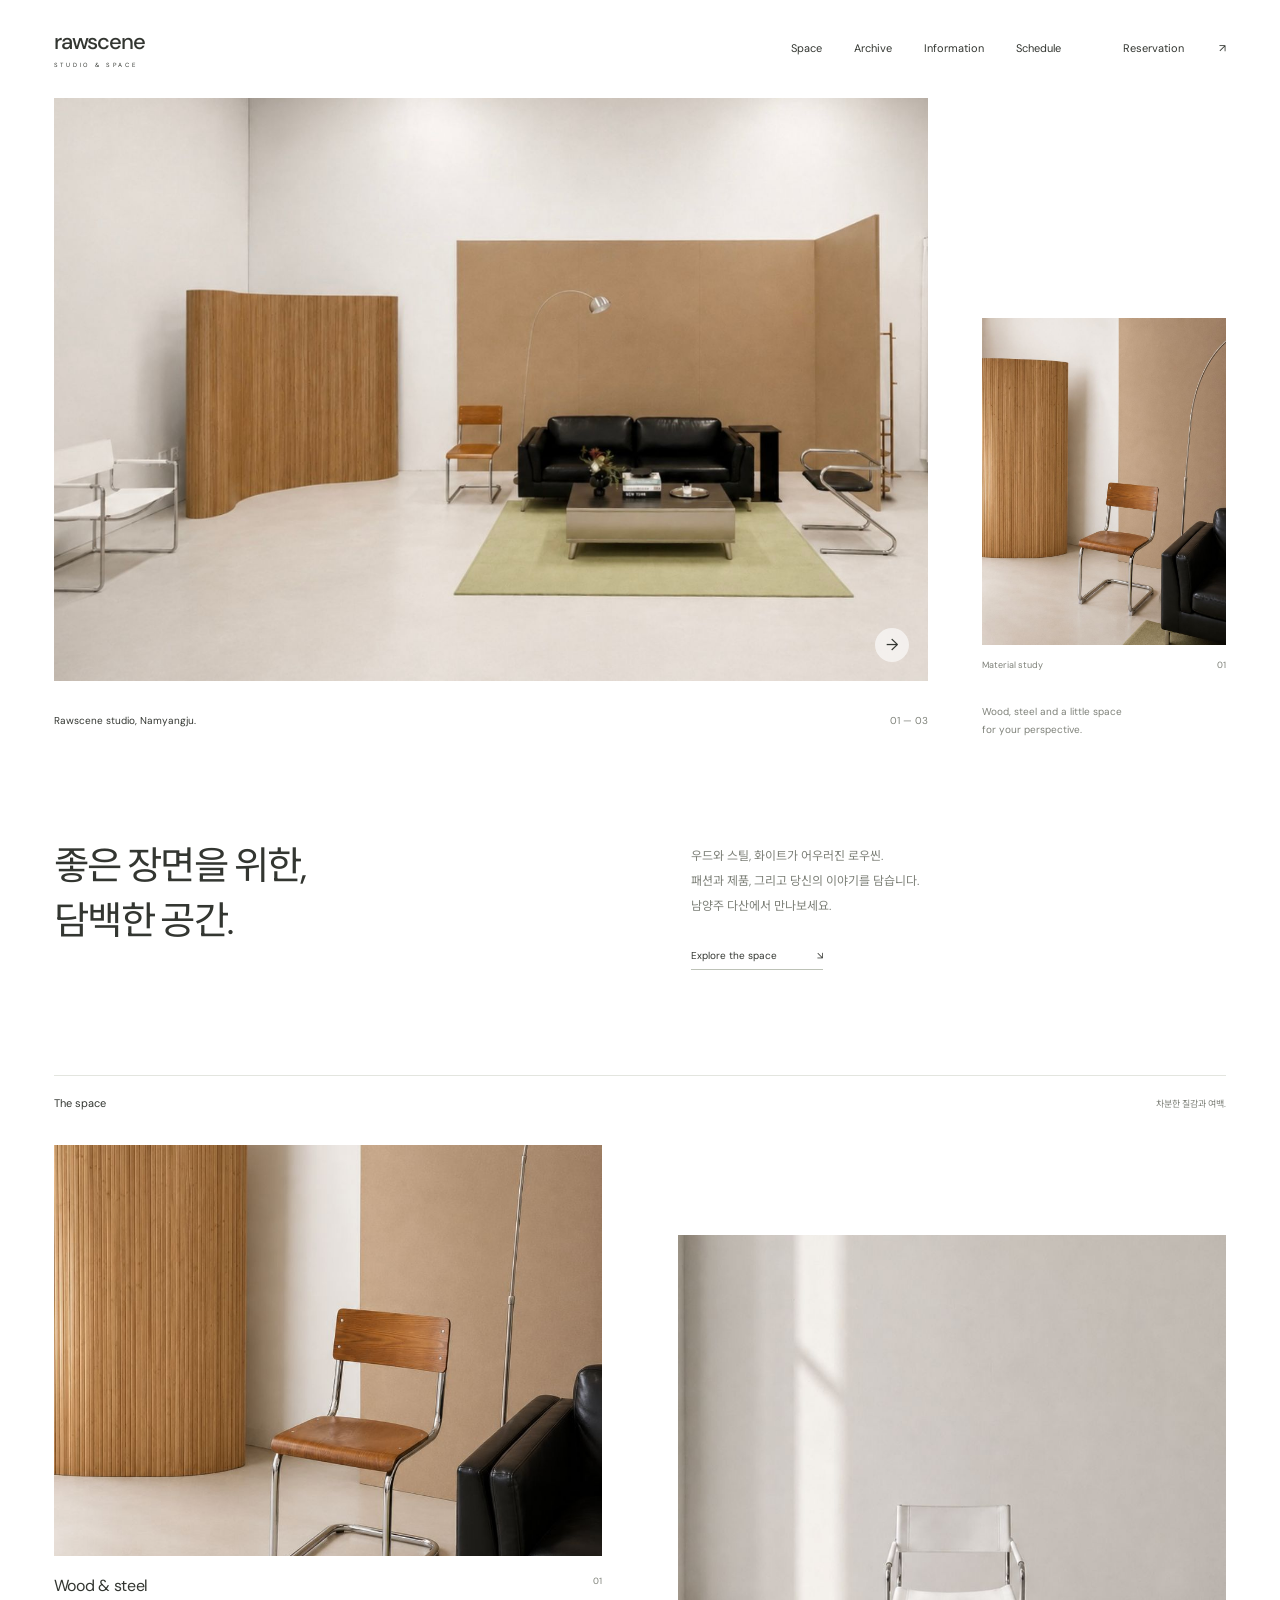
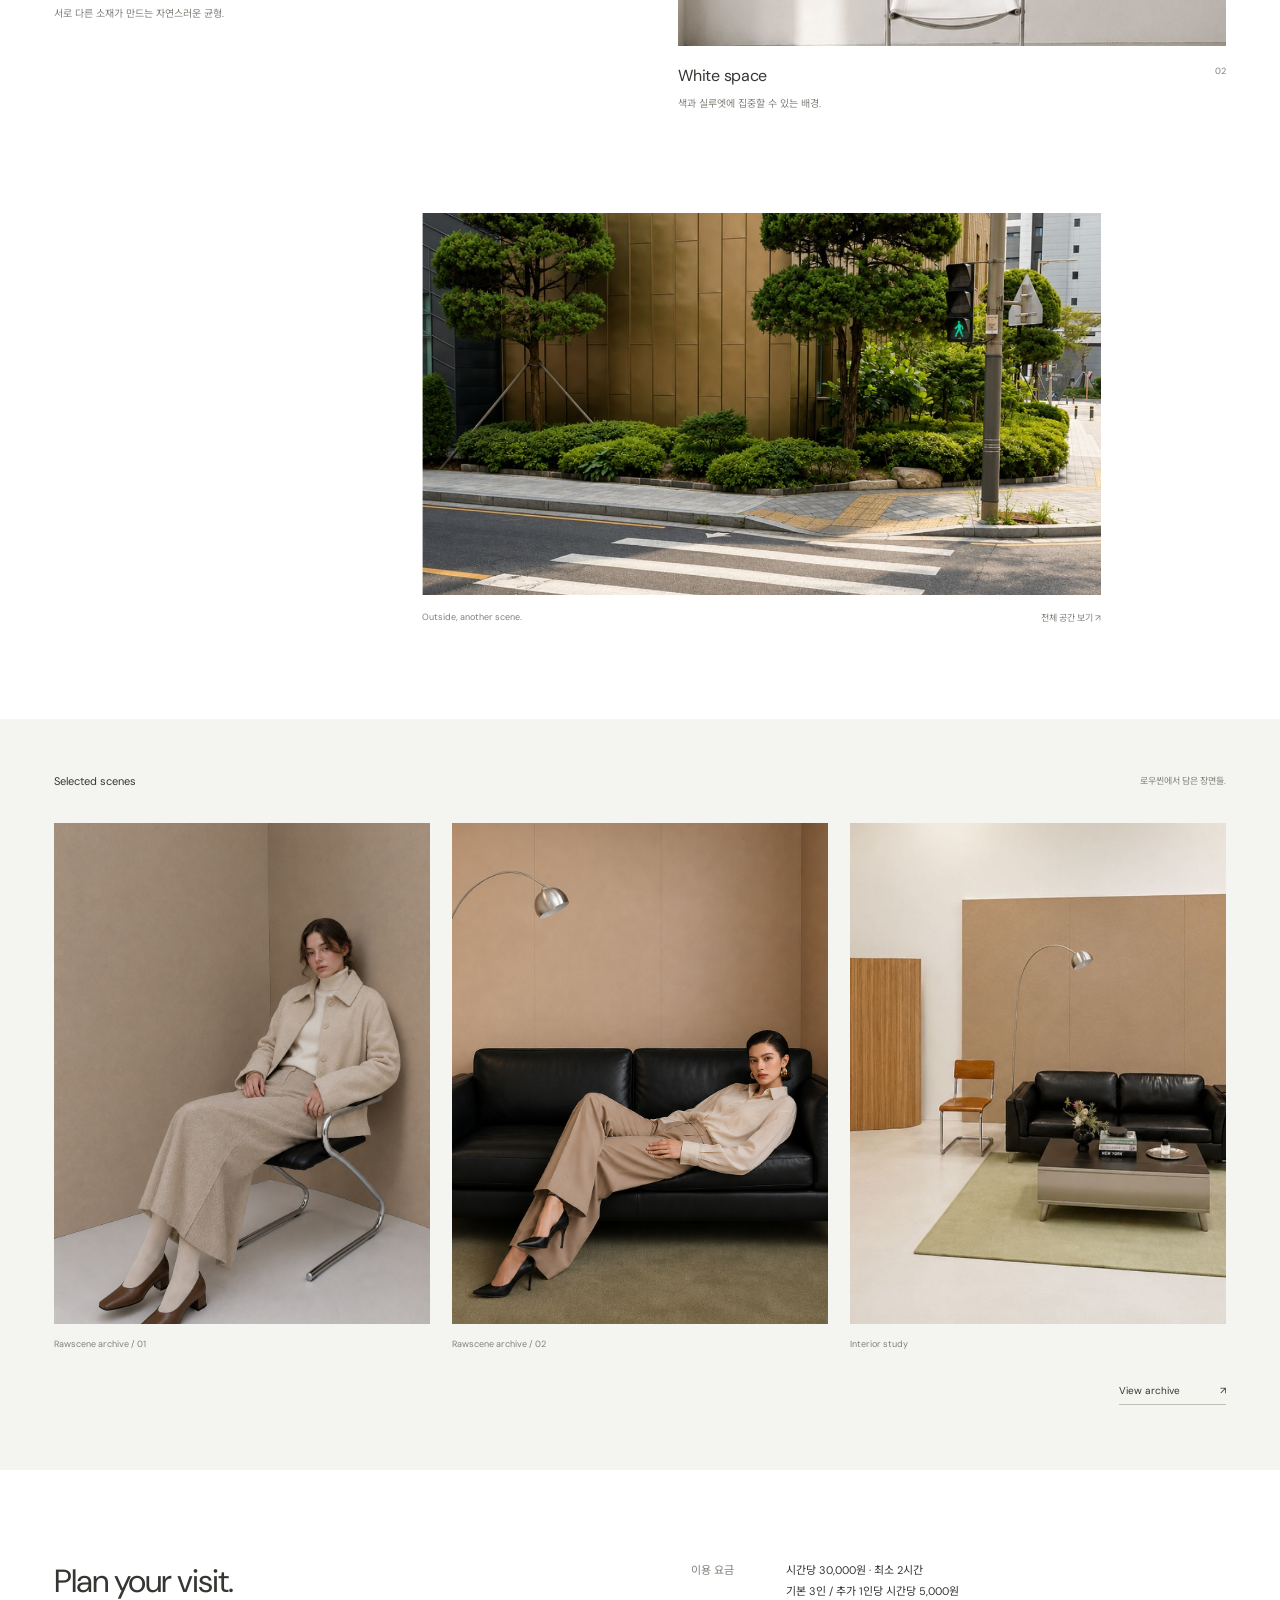
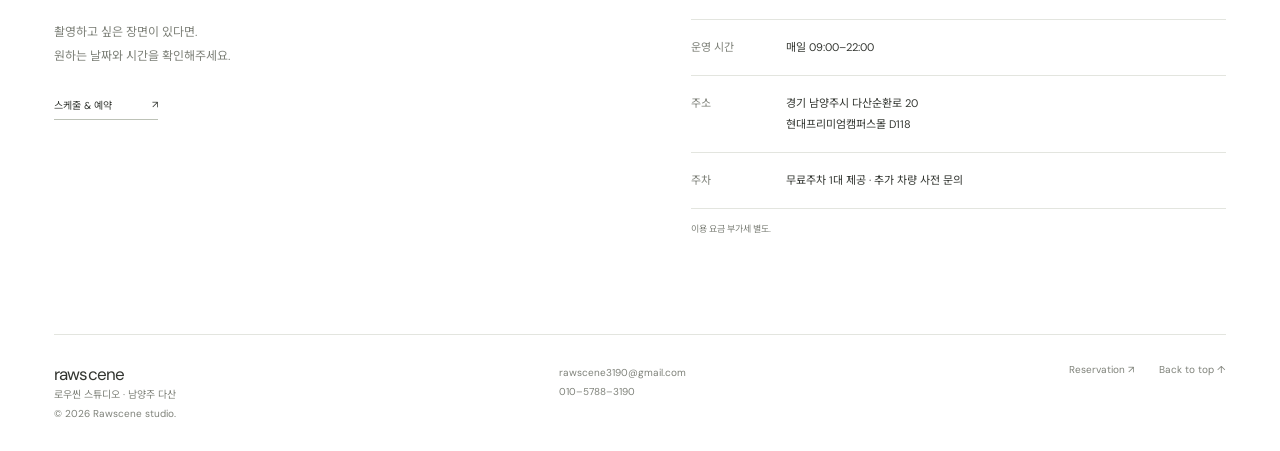
<file: index.html>
<!doctype html><html lang="ko"><head><meta charset="utf-8"><meta name="viewport" content="width=device-width,initial-scale=1"><title>로우씬 스튜디오 RAWSCENE | 남양주 다산 촬영 스튜디오</title><meta name="description" content="남양주 다산 로우씬 스튜디오. 브랜드 촬영, 크리에이터 콘텐츠, 라이브커머스를 위한 공간 안내 및 온라인 예약."><meta property="og:title" content="로우씬 스튜디오 RAWSCENE | 남양주 다산 촬영 스튜디오"><meta property="og:description" content="남양주 다산 로우씬 스튜디오. 브랜드 촬영, 크리에이터 콘텐츠, 라이브커머스를 위한 공간 안내 및 온라인 예약."><meta property="og:type" content="website"><meta property="og:url" content="https://www.rawscene.kr/"><meta property="og:image" content="https://www.rawscene.kr/images/home-hero.jpg"><link rel="canonical" href="https://www.rawscene.kr/"><link rel="stylesheet" href="rawscene-site.css?v=20261021-3"></head><body id="top"><header class="site-header"><a class="site-logo" href="index.html" aria-label="로우씬 스튜디오 홈">rawscene<span>STUDIO &amp; SPACE</span></a><div class="site-nav" id="site-nav" role="navigation" aria-label="주요 메뉴"><a href="studio.html">Space</a><a href="archive.html">Archive</a><a href="info.html">Information</a><a href="schedule.html">Schedule</a><a href="reservation.html" class="booking">Reservation <i>↗</i></a></div><button type="button" class="site-menu" aria-controls="site-nav" aria-expanded="false">Menu</button></header><main><section class="hero"><div class="hero-grid"><figure class="main-image"><img id="hero-img" src="images/home-hero.jpg" width="1920" height="1080" alt="로우씬 스튜디오 우드 파티션, 스틸 가구와 화이트 공간 전경" fetchpriority="high"><button id="next-photo" aria-label="다음 공간 사진 보기">→</button></figure><figure class="side-image"><img src="images/home-wood.jpg" width="900" height="1200" alt="로우씬 공간의 우드와 스틸 디테일"><figcaption><span>Material study</span><span>01</span></figcaption></figure></div><div class="hero-bottom"><div class="hero-caption"><span>Rawscene studio, Namyangju.</span><span id="photo-count" aria-live="polite">01 — 03</span></div><p class="side-copy">Wood, steel and a little space<br>for your perspective.</p></div></section>
<section class="intro"><h1>좋은 장면을 위한,<br>담백한 공간.</h1><div><p>우드와 스틸, 화이트가 어우러진 로우씬.<br>패션과 제품, 그리고 당신의 이야기를 담습니다.<br>남양주 다산에서 만나보세요.</p><a class="link" href="#space">Explore the space <span>↘</span></a></div></section>
<section class="section" id="space"><div class="section-top"><h2>The space</h2><span>차분한 질감과 여백.</span></div><div class="spaces"><figure class="space"><a href="images/home-wood.jpg" aria-label="우드 공간 사진 크게 보기"><img src="images/home-wood.jpg" width="900" height="1200" alt="우드 파티션과 실버 프레임 의자" loading="lazy"></a><figcaption><div><h3>Wood & steel</h3><p>서로 다른 소재가 만드는 자연스러운 균형.</p></div><span>01</span></figcaption></figure><figure class="space"><a href="images/home-white.jpg" aria-label="화이트 공간 사진 크게 보기"><img src="images/home-white.jpg" width="900" height="1200" alt="로우씬의 화이트 촬영 공간" loading="lazy"></a><figcaption><div><h3>White space</h3><p>색과 실루엣에 집중할 수 있는 배경.</p></div><span>02</span></figcaption></figure></div></section>
<section class="outdoor"><figure><img src="images/home-outdoor.jpg" width="1200" height="675" alt="로우씬 야외 공간" loading="lazy"><figcaption><span>Outside, another scene.</span><a href="studio.html">전체 공간 보기 ↗</a></figcaption></figure></section>
<section class="archive" id="archive"><div class="section-top"><h2>Selected scenes</h2><span>로우씬에서 담은 장면들.</span></div><div class="archive-grid"><figure><img src="images/home-work-01.jpg" width="1023" height="1537" alt="기존 로우씬 아카이브의 촬영 결과물 1" loading="lazy"><figcaption>Rawscene archive / 01</figcaption></figure><figure><img src="images/home-work-02.jpg" width="1023" height="1537" alt="기존 로우씬 아카이브의 촬영 결과물 2" loading="lazy"><figcaption>Rawscene archive / 02</figcaption></figure><figure><img class="space-detail" src="images/home-indoor.jpg" width="1200" height="900" alt="로우씬 실내 공간" loading="lazy"><figcaption>Interior study</figcaption></figure></div><div class="archive-bottom"><a class="link" href="archive.html">View archive <span>↗</span></a></div></section>
<section class="visit" id="visit"><div><h2>Plan your visit.</h2><p class="lead">촬영하고 싶은 장면이 있다면.<br>원하는 날짜와 시간을 확인해주세요.</p><a href="schedule.html" class="link">스케줄 & 예약 <span>↗</span></a></div><div><dl><div><dt>이용 요금</dt><dd>시간당 30,000원 · 최소 2시간<br>기본 3인 / 추가 1인당 시간당 5,000원</dd></div><div><dt>운영 시간</dt><dd>매일 09:00–22:00</dd></div><div><dt>주소</dt><dd>경기 남양주시 다산순환로 20<br>현대프리미엄캠퍼스몰 D118</dd></div><div><dt>주차</dt><dd>무료주차 1대 제공 · 추가 차량 사전 문의</dd></div></dl><p class="footnote">이용 요금 부가세 별도.</p></div></section></main><footer class="site-footer"><div><span class="footer-mark">rawscene</span><p>로우씬 스튜디오 · 남양주 다산<br>© 2026 Rawscene studio.</p></div><p><a href="mailto:rawscene3190@gmail.com">rawscene3190@gmail.com</a><br><a href="tel:01057883190">010–5788–3190</a></p><div class="footer-links"><a href="reservation.html">Reservation ↗</a><a href="#top">Back to top ↑</a></div></footer><div class="mobile-book"><span>Rawscene studio, Namyangju.</span><a href="reservation.html">예약하기<i>↗</i></a></div><script src="rawscene-site.js?v=20261021-3" defer></script></body></html>
</file>
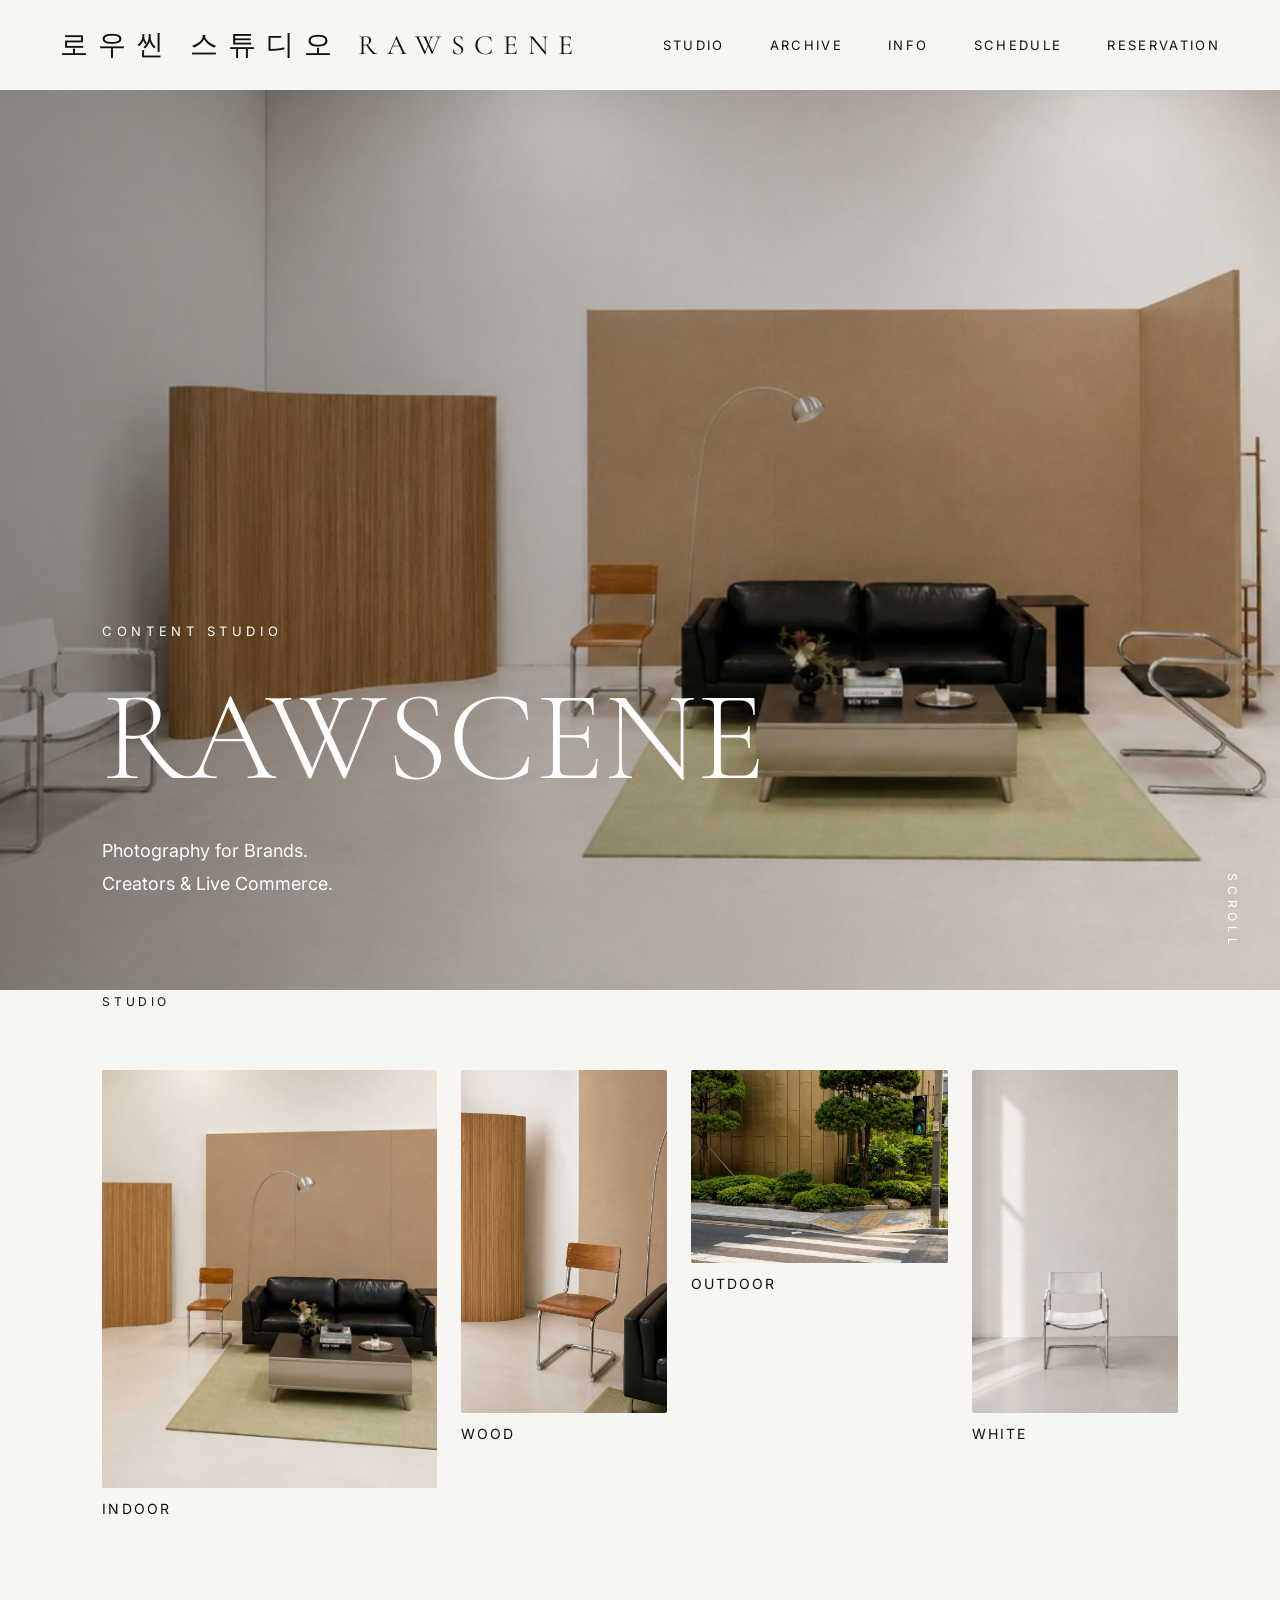
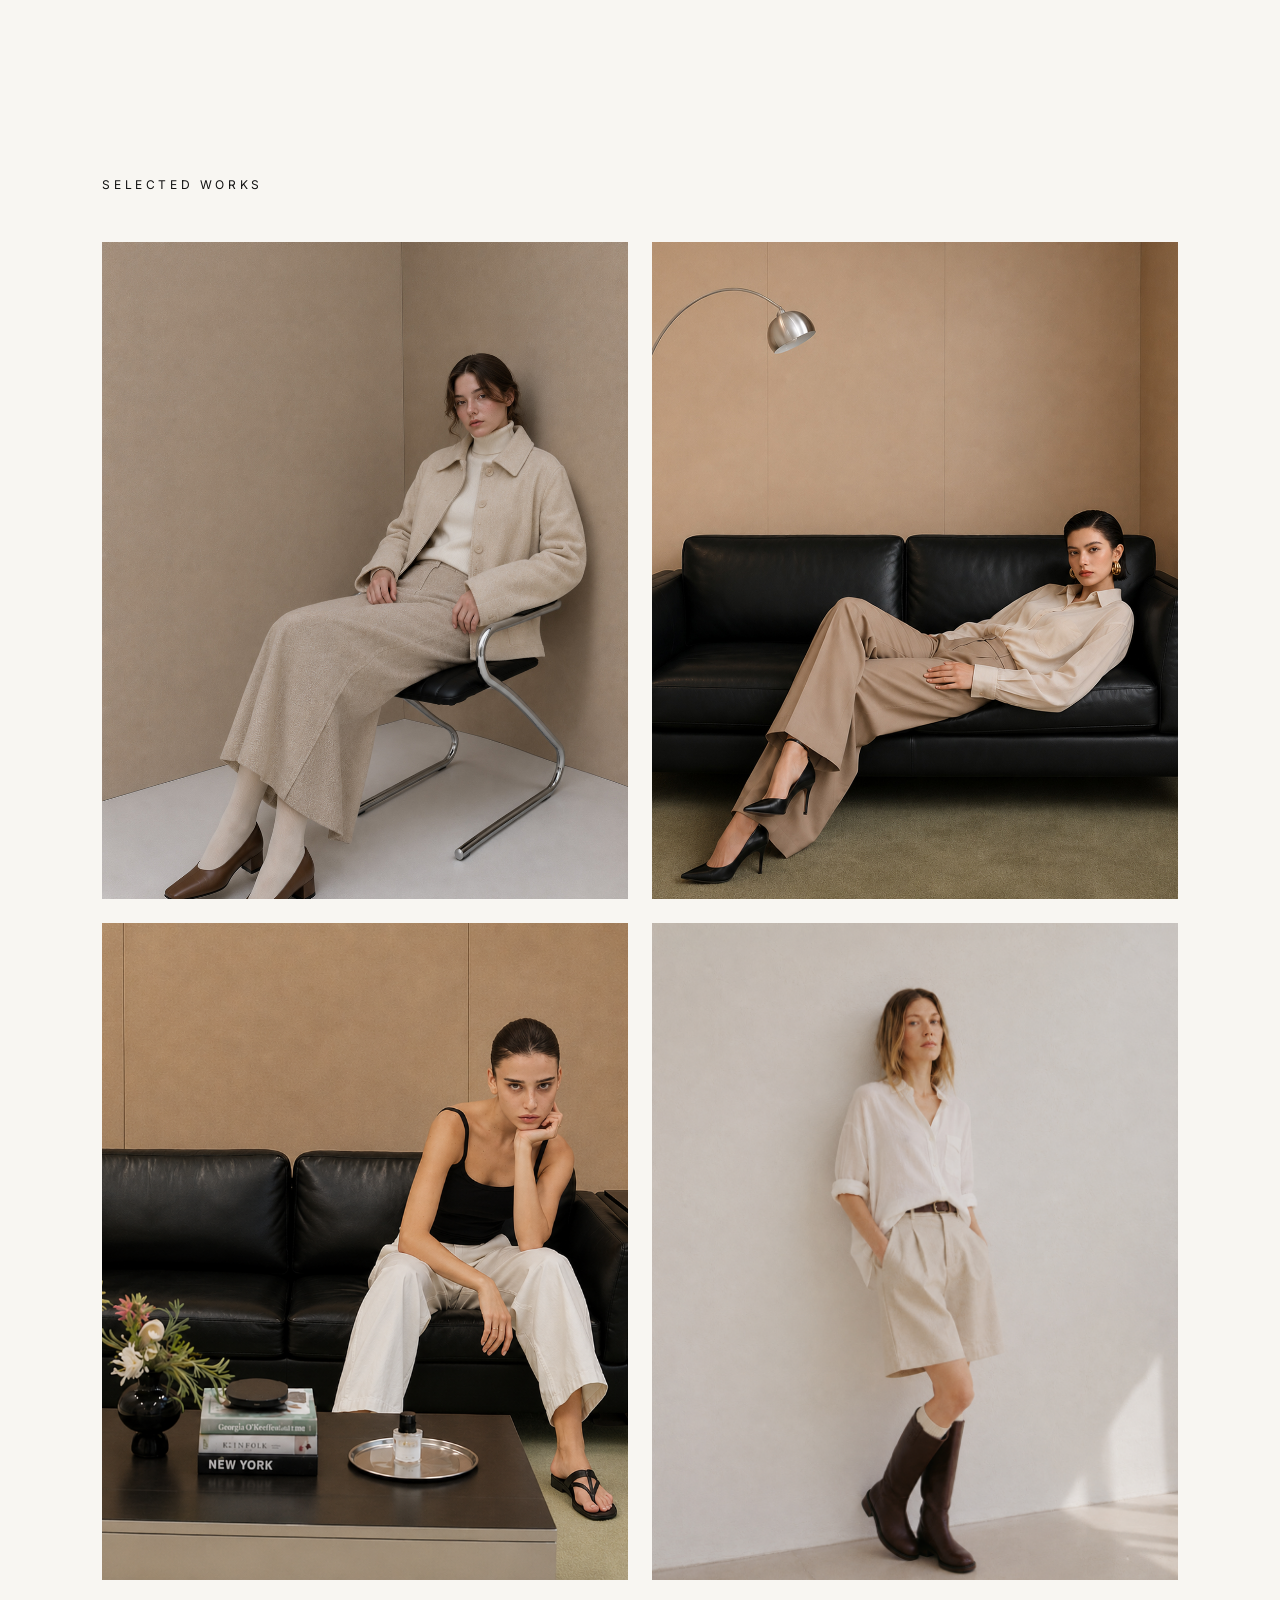
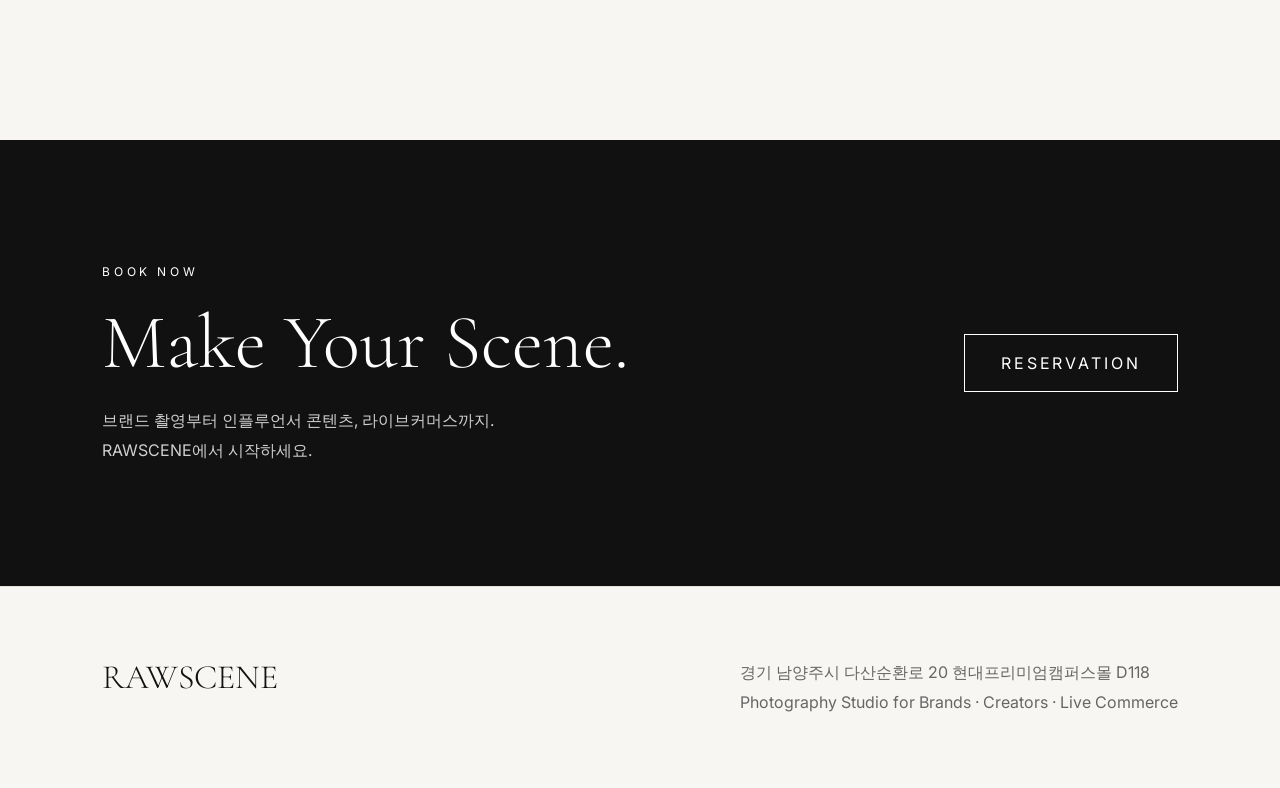
<file: rawscene-studio-main/index.html>
<!DOCTYPE html>
<html lang="ko">

<head>

<meta charset="UTF-8">

<meta name="viewport" content="width=device-width, initial-scale=1.0">

<title>로우씬 스튜디오 RAWSCENE | 남양주 다산 촬영 스튜디오</title>

<meta name="description"
content="남양주 다산 로우씬 스튜디오. 브랜드 촬영, 크리에이터 콘텐츠, 라이브커머스를 위한 공간 안내 및 온라인 예약.">

<meta property="og:title"
content="로우씬 스튜디오 RAWSCENE | 남양주 다산 촬영 스튜디오">

<meta property="og:description"
content="남양주 다산 로우씬 스튜디오. 브랜드 촬영, 크리에이터 콘텐츠, 라이브커머스를 위한 공간 안내 및 온라인 예약.">
<link rel="stylesheet" href="rawscene-editorial.css">

</head>

<body>

<header class="header">

    <a href="index.html" class="logo">

        로우씬 스튜디오 RAWSCENE

    </a>

    <nav class="nav">

        <a href="studio.html">Studio</a>

        <a href="archive.html">Archive</a>

        <a href="info.html">Info</a>

        <a href="schedule.html">Schedule</a>

        <a href="reservation.html">Reservation</a>

    </nav>

    <button class="menu-btn">

        <span></span>

    </button>

</header>

<main>

<section class="hero">

    <img
        src="images/home-hero.jpg"
        class="hero-image"
        alt="RAWSCENE">

    <div class="hero-overlay"></div>

    <div class="hero-copy">

        <span>

            CONTENT STUDIO

        </span>

        <h1>

            RAWSCENE

        </h1>

        <p>

            Photography for Brands.<br>

            Creators & Live Commerce.

        </p>

    </div>

    <div class="scroll">

        SCROLL

    </div>

</section>

<section class="space-title">

    <span>

        STUDIO

    </span>

   
</section>

<section class="space-grid">

    <figure class="large">

        <img src="images/home-indoor.jpg">

        <figcaption>

            Indoor

        </figcaption>

    </figure>

    <figure class="tall">

        <img src="images/home-wood.jpg">

        <figcaption>

            Wood

        </figcaption>

    </figure>

    <figure class="wide">

        <img src="images/home-outdoor.jpg">

        <figcaption>

            Outdoor

        </figcaption>

    </figure>

    <figure class="tall">

        <img src="images/home-white.jpg">

        <figcaption>

            White

        </figcaption>

    </figure>

</section>
<section class="works">

    <div class="works-head">

        <span>SELECTED WORKS</span>

    </div>

    <div class="works-grid">

        <figure>
            <img src="images/home-work-01.jpg" alt="Work 01">
        </figure>

        <figure>
            <img src="images/home-work-02.jpg" alt="Work 02">
        </figure>

        <figure>
            <img src="images/home-work-03.png" alt="Work 03">
        </figure>

        <figure>
            <img src="images/home-work-04.png" alt="Work 04">
        </figure>

    </div>

</section>

</section>

<section class="reservation-banner">

    <div>

        <span>BOOK NOW</span>

        <h2>

            Make Your Scene.

        </h2>

        <p>

            브랜드 촬영부터 인플루언서 콘텐츠,
            라이브커머스까지.

            RAWSCENE에서 시작하세요.

        </p>

    </div>

    <a href="reservation.html">

        Reservation

    </a>

</section>

</main>

<footer class="footer">

    <div class="footer-left">

        <h3>

            RAWSCENE

        </h3>

    </div>

    <div class="footer-right">

        <p>

            경기 남양주시 다산순환로 20
            현대프리미엄캠퍼스몰 D118

        </p>

        <p>

            Photography Studio for
            Brands · Creators · Live Commerce

        </p>

    </div>

</footer>


</body>

</html>
</file>
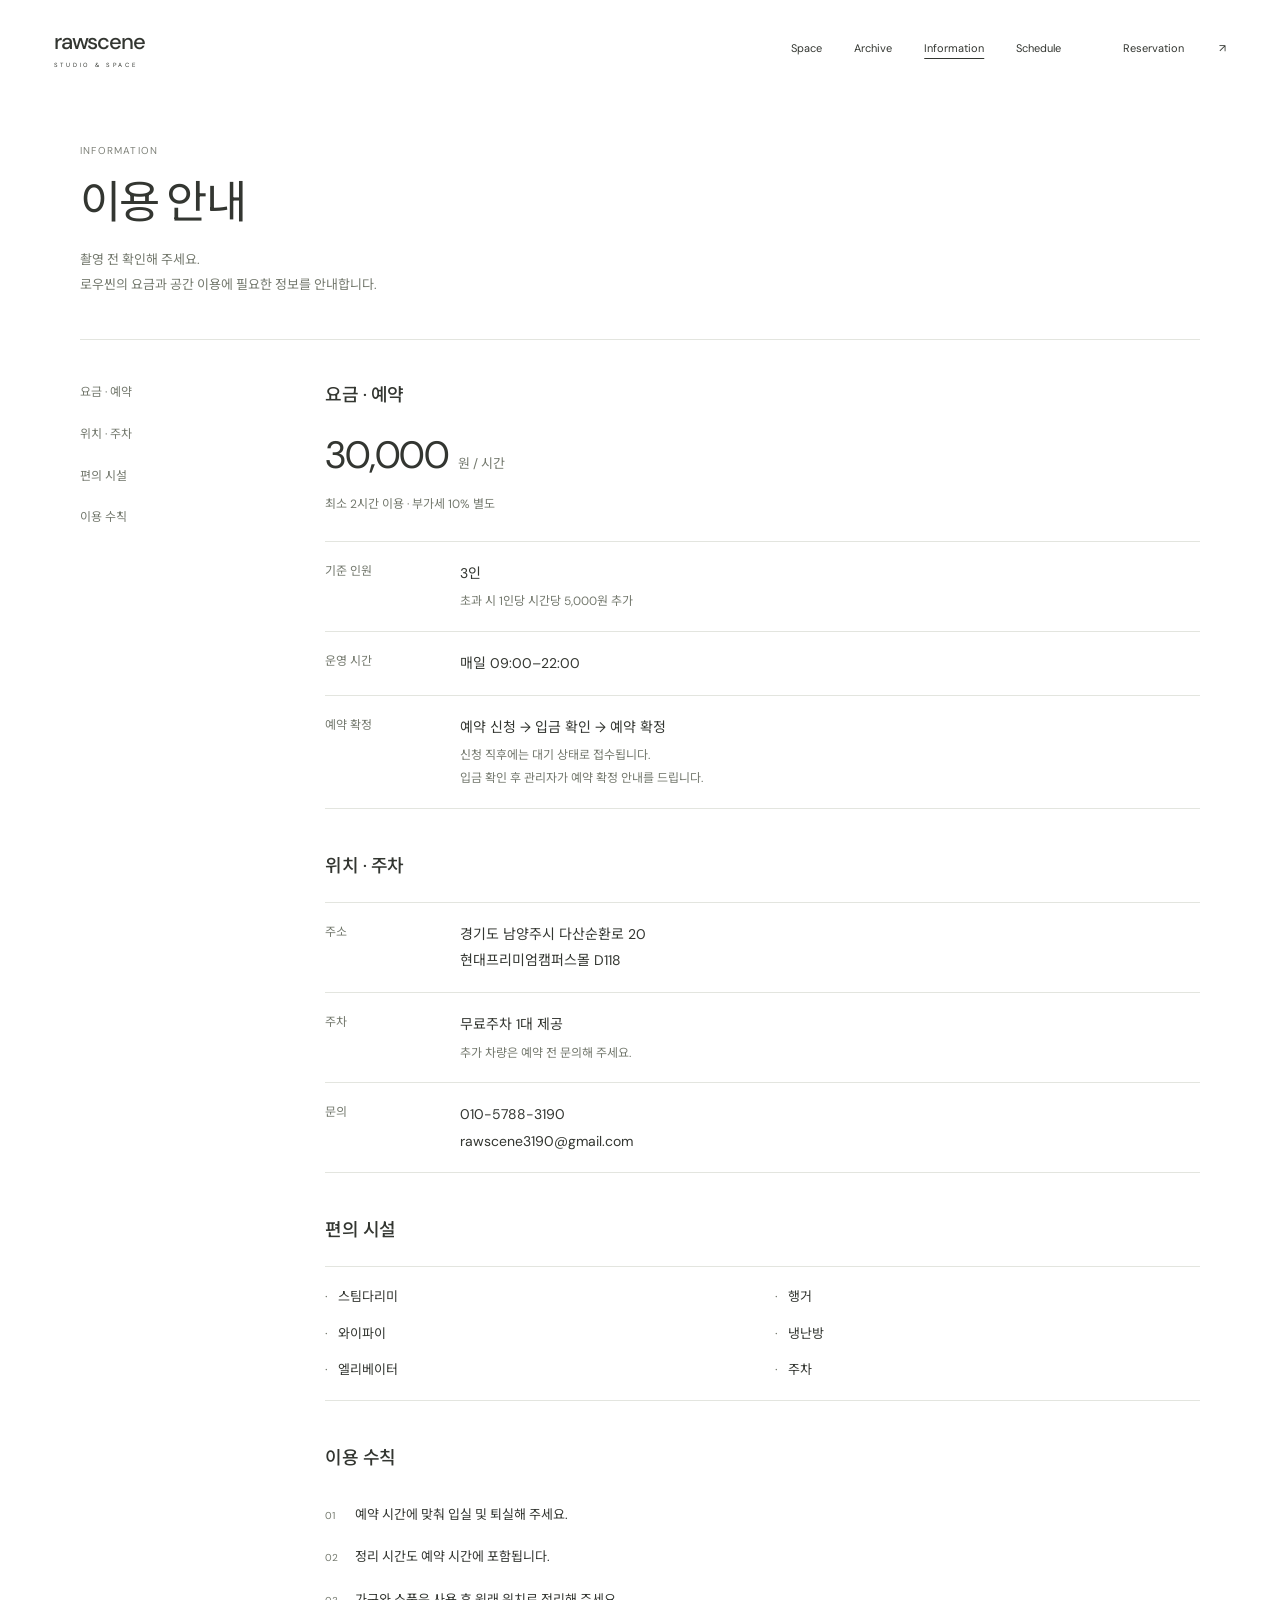
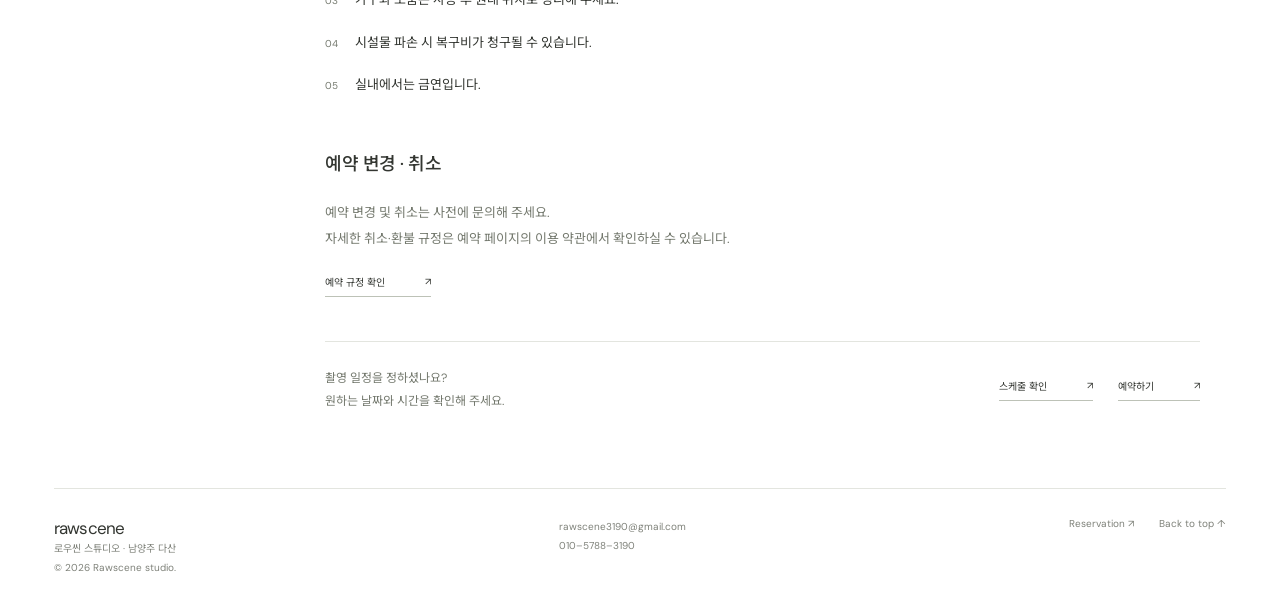
<file: info.html>
<!doctype html><html lang="ko"><head><meta charset="utf-8"><meta name="viewport" content="width=device-width,initial-scale=1"><title>이용 안내 | 로우씬 스튜디오 RAWSCENE</title><meta name="description" content="로우씬 스튜디오의 이용 요금, 운영 시간, 주차 및 촬영 공간 이용 안내를 확인하세요."><meta property="og:title" content="이용 안내 | 로우씬 스튜디오 RAWSCENE"><meta property="og:description" content="로우씬 스튜디오의 이용 요금, 운영 시간, 주차 및 촬영 공간 이용 안내를 확인하세요."><meta property="og:type" content="website"><meta property="og:url" content="https://www.rawscene.kr/info.html"><meta property="og:image" content="https://www.rawscene.kr/images/home-hero.jpg"><link rel="canonical" href="https://www.rawscene.kr/info.html"><link rel="stylesheet" href="rawscene-site.css?v=20261021-3"><style>
/* Information page: its own content layout, independent of legacy info-row styles. */
.rs-info .ri-main{width:min(1120px,calc(100% - 2 * var(--pad)));margin:0 auto;padding:46px 0 75px}
.rs-info .ri-heading{padding:0 0 42px;border-bottom:1px solid #e3e5df}
.rs-info .ri-kicker{font-size:10px;letter-spacing:1.2px;color:#7e8179;margin:0 0 18px}
.rs-info .ri-heading h1{font-size:clamp(32px,3.5vw,48px);font-weight:400;letter-spacing:-1.6px;line-height:1.25;margin:0 0 17px}
.rs-info .ri-heading p:last-child{font-size:13px;line-height:1.9;color:#74796e;margin:0;word-break:keep-all}
.rs-info .ri-layout{display:grid;grid-template-columns:180px minmax(0,1fr);gap:65px;align-items:start;padding-top:42px}
.rs-info .ri-aside{position:sticky;top:35px;display:flex;flex-direction:column;gap:20px}
.rs-info .ri-aside a{font-size:12px;color:#74796e;line-height:1.8}.rs-info .ri-aside a:hover{color:#333631}
.rs-info .ri-content{min-width:0}.rs-info .ri-section{margin:0 0 44px;scroll-margin-top:30px}
.rs-info .ri-section h2{font-size:18px;line-height:1.5;font-weight:500;letter-spacing:-.5px;margin:0 0 22px}
.rs-info .ri-price{display:flex;align-items:baseline;gap:10px;margin:0 0 12px;font-size:38px;font-weight:400;letter-spacing:-1.5px;line-height:1.3;font-variant-numeric:tabular-nums}
.rs-info .ri-price span{font-size:13px;letter-spacing:0;color:#74796e}
.rs-info .ri-price-note{font-size:12px;line-height:1.9;color:#74796e;margin:0 0 25px}
.rs-info .ri-facts{margin:0;border-top:1px solid #e3e5df}.rs-info .ri-facts>div{display:grid;grid-template-columns:115px minmax(0,1fr);gap:20px;padding:18px 0;border-bottom:1px solid #e3e5df}
.rs-info .ri-facts dt{font-size:12px;line-height:1.9;color:#74796e}.rs-info .ri-facts dd{font-size:14px;line-height:1.9;margin:0;word-break:keep-all;overflow-wrap:anywhere}
.rs-info .ri-small{display:block;color:#74796e;font-size:12px;margin-top:4px}
.rs-info .ri-items{margin:0;padding:18px 0;border-block:1px solid #e3e5df;display:grid;grid-template-columns:1fr 1fr;gap:13px 25px;list-style:none;font-size:13px;line-height:1.8}
.rs-info .ri-items li:before{content:'·';margin-right:10px;color:#74796e}
.rs-info .ri-rules{margin:0;padding:0;list-style:none}.rs-info .ri-rules li{display:grid;grid-template-columns:22px minmax(0,1fr);gap:8px;font-size:13px;line-height:1.9;padding:9px 0;word-break:keep-all}
.rs-info .ri-rules li span{font-size:10px;color:#74796e;padding-top:3px;font-variant-numeric:tabular-nums}
.rs-info .ri-policy{font-size:13px;line-height:2;color:#74796e;margin:0 0 18px;word-break:keep-all}
.rs-info .ri-contact{border-top:1px solid #e3e5df;padding-top:25px;display:flex;justify-content:space-between;gap:20px;align-items:center}
.rs-info .ri-contact p{font-size:12px;color:#74796e;line-height:1.9;margin:0}.rs-info .ri-actions{display:flex;gap:25px;flex-wrap:wrap}
@media(max-width:760px){.rs-info .ri-main{width:auto;margin:0 22px;padding:24px 0 45px}.rs-info .ri-heading{padding-bottom:28px}.rs-info .ri-heading h1{font-size:33px;letter-spacing:-1.1px}.rs-info .ri-heading p:last-child{font-size:12px;line-height:1.9}.rs-info .ri-layout{display:block;padding-top:0}.rs-info .ri-aside{position:static;flex-direction:row;gap:22px;flex-wrap:wrap;padding:20px 0 30px}.rs-info .ri-aside a{font-size:11px;min-height:30px}.rs-info .ri-section{margin-bottom:36px;scroll-margin-top:20px}.rs-info .ri-section h2{font-size:17px;margin-bottom:20px}.rs-info .ri-price{font-size:35px}.rs-info .ri-facts>div{grid-template-columns:76px minmax(0,1fr);gap:16px;padding:16px 0}.rs-info .ri-facts dt{font-size:11px}.rs-info .ri-facts dd{font-size:13px;line-height:1.95;word-break:normal;overflow-wrap:anywhere}.rs-info .ri-small{font-size:11px}.rs-info .ri-items{font-size:12px;gap:11px 15px}.rs-info .ri-rules li{font-size:12px;word-break:normal}.rs-info .ri-policy{font-size:12px;word-break:normal}.rs-info .ri-contact{display:block;padding-top:22px}.rs-info .ri-actions{margin-top:22px;gap:26px}.rs-info .ri-contact p{font-size:12px}}
@media(max-width:380px){.rs-info .ri-facts>div{grid-template-columns:minmax(0,1fr);gap:5px}.rs-info .ri-facts dd{font-size:13px;word-break:keep-all}.rs-info .ri-facts dt{font-size:10px}.rs-info .ri-aside{gap:14px}}
</style></head><body id="top" class="rs-info"><header class="site-header"><a class="site-logo" href="index.html" aria-label="로우씬 스튜디오 홈">rawscene<span>STUDIO &amp; SPACE</span></a><div class="site-nav" id="site-nav" role="navigation" aria-label="주요 메뉴"><a href="studio.html">Space</a><a href="archive.html">Archive</a><a href="info.html" aria-current="page">Information</a><a href="schedule.html">Schedule</a><a href="reservation.html" class="booking">Reservation <i>↗</i></a></div><button type="button" class="site-menu" aria-controls="site-nav" aria-expanded="false">Menu</button></header><main class="ri-main">
<section class="ri-heading"><p class="ri-kicker">INFORMATION</p><h1>이용 안내</h1><p>촬영 전 확인해 주세요.<br>로우씬의 요금과 공간 이용에 필요한 정보를 안내합니다.</p></section>
<div class="ri-layout"><aside class="ri-aside" aria-label="이용 안내 목차"><a href="#rental">요금 · 예약</a><a href="#location">위치 · 주차</a><a href="#facilities">편의 시설</a><a href="#rules">이용 수칙</a></aside>
<div class="ri-content">
<section class="ri-section" id="rental"><h2>요금 · 예약</h2><p class="ri-price">30,000<span>원 / 시간</span></p><p class="ri-price-note">최소 2시간 이용 · 부가세 10% 별도</p><dl class="ri-facts"><div><dt>기준 인원</dt><dd>3인<span class="ri-small">초과 시 1인당 시간당 5,000원 추가</span></dd></div><div><dt>운영 시간</dt><dd>매일 09:00–22:00</dd></div><div><dt>예약 확정</dt><dd>예약 신청 → 입금 확인 → 예약 확정<span class="ri-small">신청 직후에는 대기 상태로 접수됩니다.<br>입금 확인 후 관리자가 예약 확정 안내를 드립니다.</span></dd></div></dl></section>
<section class="ri-section" id="location"><h2>위치 · 주차</h2><dl class="ri-facts"><div><dt>주소</dt><dd>경기도 남양주시 다산순환로 20<br>현대프리미엄캠퍼스몰 D118</dd></div><div><dt>주차</dt><dd>무료주차 1대 제공<span class="ri-small">추가 차량은 예약 전 문의해 주세요.</span></dd></div><div><dt>문의</dt><dd><a href="tel:01057883190">010-5788-3190</a><br><a href="mailto:rawscene3190@gmail.com">rawscene3190@gmail.com</a></dd></div></dl></section>
<section class="ri-section" id="facilities"><h2>편의 시설</h2><ul class="ri-items"><li>스팀다리미</li><li>행거</li><li>와이파이</li><li>냉난방</li><li>엘리베이터</li><li>주차</li></ul></section>
<section class="ri-section" id="rules"><h2>이용 수칙</h2><ol class="ri-rules"><li><span>01</span>예약 시간에 맞춰 입실 및 퇴실해 주세요.</li><li><span>02</span>정리 시간도 예약 시간에 포함됩니다.</li><li><span>03</span>가구와 소품은 사용 후 원래 위치로 정리해 주세요.</li><li><span>04</span>시설물 파손 시 복구비가 청구될 수 있습니다.</li><li><span>05</span>실내에서는 금연입니다.</li></ol></section>
<section class="ri-section"><h2>예약 변경 · 취소</h2><p class="ri-policy">예약 변경 및 취소는 사전에 문의해 주세요.<br>자세한 취소·환불 규정은 예약 페이지의 이용 약관에서 확인하실 수 있습니다.</p><a class="link" href="reservation.html">예약 규정 확인 <span>↗</span></a></section>
<div class="ri-contact"><p>촬영 일정을 정하셨나요?<br>원하는 날짜와 시간을 확인해 주세요.</p><div class="ri-actions"><a class="link" href="schedule.html">스케줄 확인 <span>↗</span></a><a class="link" href="reservation.html">예약하기 <span>↗</span></a></div></div>
</div></div></main><footer class="site-footer"><div><span class="footer-mark">rawscene</span><p>로우씬 스튜디오 · 남양주 다산<br>© 2026 Rawscene studio.</p></div><p><a href="mailto:rawscene3190@gmail.com">rawscene3190@gmail.com</a><br><a href="tel:01057883190">010–5788–3190</a></p><div class="footer-links"><a href="reservation.html">Reservation ↗</a><a href="#top">Back to top ↑</a></div></footer><div class="mobile-book"><span>Rawscene studio, Namyangju.</span><a href="reservation.html">예약하기<i>↗</i></a></div><script src="rawscene-site.js?v=20261021-3" defer></script></body></html>
</file>
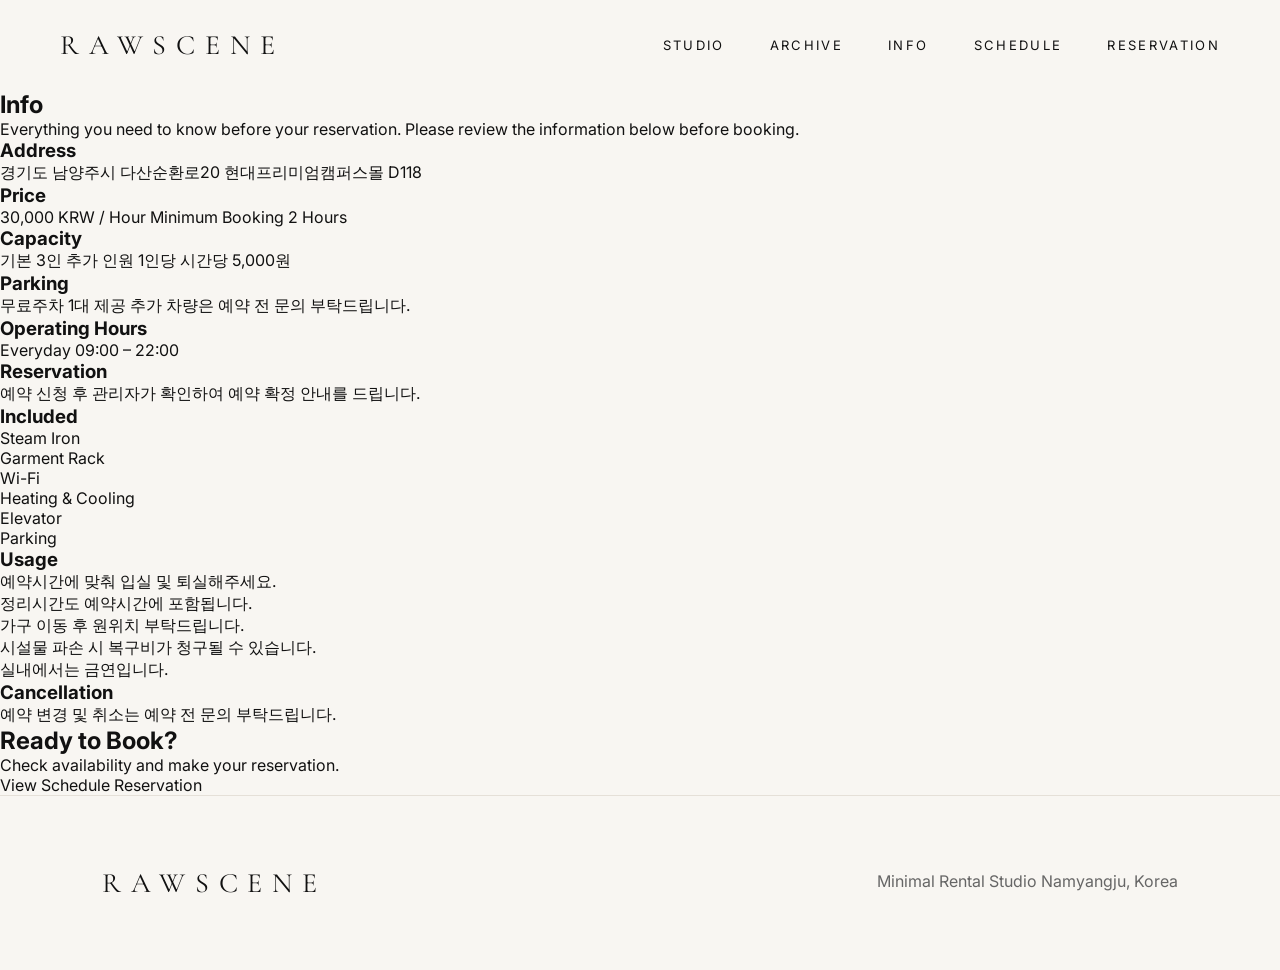
<file: rawscene-studio-main/info.html>
<!doctype html>
<html lang="ko">
<head>

<meta charset="utf-8">
<meta name="viewport" content="width=device-width,initial-scale=1">

<title>Info | RAWSCENE STUDIO</title>

<link rel="stylesheet" href="rawscene-editorial.css">

</head>

<body>

<header class="header">

<a class="logo" href="index.html">RAWSCENE</a>

<nav class="nav">
<a href="studio.html">Studio</a>
<a href="archive.html">Archive</a>
<a href="info.html">Info</a>
<a href="schedule.html">Schedule</a>
<a href="reservation.html">Reservation</a>
</nav>

<button class="menu-btn" aria-label="menu">
<span></span>
</button>

</header>

<main>

<section class="sub-hero">

<h1>Info</h1>

<p>
Everything you need to know before your reservation.
Please review the information below before booking.
</p>

</section>

<section class="info-list">

<div class="info-row fade">

<h3>Address</h3>

<p>

경기도 남양주시 다산순환로20

현대프리미엄캠퍼스몰 D118

</p>

</div>

<div class="info-row fade">

<h3>Price</h3>

<p>

30,000 KRW / Hour

Minimum Booking 2 Hours

</p>

</div>

<div class="info-row fade">

<h3>Capacity</h3>

<p>

기본 3인

추가 인원 1인당 시간당 5,000원

</p>

</div>

<div class="info-row fade">

<h3>Parking</h3>

<p>

무료주차 1대 제공

추가 차량은 예약 전 문의 부탁드립니다.

</p>

</div>

<div class="info-row fade">

<h3>Operating Hours</h3>

<p>

Everyday

09:00 – 22:00

</p>

</div>

<div class="info-row fade">

<h3>Reservation</h3>

<p>

예약 신청 후 관리자가 확인하여

예약 확정 안내를 드립니다.

</p>

</div>

<div class="info-row fade">

<h3>Included</h3>

<ul>

<li>Steam Iron</li>

<li>Garment Rack</li>

<li>Wi-Fi</li>

<li>Heating & Cooling</li>

<li>Elevator</li>

<li>Parking</li>

</ul>

</div>

<div class="info-row fade">

<h3>Usage</h3>

<ul>

<li>예약시간에 맞춰 입실 및 퇴실해주세요.</li>

<li>정리시간도 예약시간에 포함됩니다.</li>

<li>가구 이동 후 원위치 부탁드립니다.</li>

<li>시설물 파손 시 복구비가 청구될 수 있습니다.</li>

<li>실내에서는 금연입니다.</li>

</ul>

</div>

<div class="info-row fade">

<h3>Cancellation</h3>

<p>

예약 변경 및 취소는

예약 전 문의 부탁드립니다.

</p>

</div>

</section>

<section class="cta-band">

<div>

<h2>Ready to Book?</h2>

<p>

Check availability and make your reservation.

</p>

</div>

<a class="btn line" href="schedule.html">

View Schedule

</a>

<a class="btn" href="reservation.html">

Reservation

</a>

</section>

</main>

<footer class="footer">

<div class="logo">

RAWSCENE

</div>

<p>

Minimal Rental Studio

Namyangju, Korea

</p>

</footer>

<script src="rawscene-editorial.js"></script>

</body>

</html>
</file>
<file: rawscene-site.css>
@import url('https://fonts.googleapis.com/css2?family=DM+Sans:wght@400;500;600&family=Noto+Sans+KR:wght@400;500&display=swap');
:root{--ink:#333631;--muted:#7e8179;--line:#e3e5df;--paper:#fff;--pad:4.2vw}*{box-sizing:border-box}html{scroll-behavior:smooth;scroll-padding-top:95px}body{margin:0;background:var(--paper);color:var(--ink);font-family:'DM Sans','Noto Sans KR',sans-serif;-webkit-font-smoothing:antialiased}a{color:inherit;text-decoration:none}button{font:inherit;color:inherit;cursor:pointer}img{display:block;width:100%;height:auto}::selection{background:#c8cdbf}a:focus-visible,button:focus-visible{outline:2px solid #8d9582;outline-offset:5px}.site-header{height:98px;display:flex;align-items:center;justify-content:space-between;padding:0 var(--pad);background:#fffc;position:relative;z-index:10}.site-logo{font-size:22px;letter-spacing:-1.1px;font-weight:500;line-height:1}.site-logo span{font-size:6px;letter-spacing:2.7px;font-weight:400;display:block;margin-top:9px}.site-nav{display:flex;align-items:center;gap:38px;font-size:11px}.site-nav a{transition:opacity .2s}.site-nav a:hover{opacity:.5}.booking{margin-left:30px;display:flex;gap:35px}.booking i{font-style:normal}.site-menu{display:none;background:none;border:0;font-size:11px}.hero{padding:0 var(--pad)}.hero-grid{display:grid;grid-template-columns:1fr .28fr;align-items:end;gap:4.2vw}.main-image{margin:0;position:relative;overflow:hidden}.main-image img{aspect-ratio:1.5;object-fit:cover;object-position:50% 65%;transition:opacity .3s}.main-image button{position:absolute;bottom:19px;right:19px;border:0;background:#fff9;backdrop-filter:blur(10px);border-radius:50%;width:34px;height:34px;font-size:16px;display:grid;place-items:center;transition:background .2s}.main-image button:hover{background:white}.side-image{margin:0 0 10px}.side-image img{aspect-ratio:3/4;object-fit:cover}.side-image figcaption{font-size:9px;color:var(--muted);padding-top:14px;display:flex;justify-content:space-between}.hero-bottom{display:grid;grid-template-columns:1fr .28fr;gap:4.2vw;padding-top:22px}.hero-caption{display:flex;justify-content:space-between;align-items:center;font-size:10px}.hero-caption span:last-child{color:var(--muted)}.side-copy{font-size:10px;line-height:1.8;color:var(--muted);margin:0}.intro{display:grid;grid-template-columns:1fr 1fr;padding:100px var(--pad) 105px;gap:8vw;align-items:start}.intro h1{font-size:clamp(27px,3vw,44px);font-weight:400;letter-spacing:-1.6px;line-height:1.45;margin:0;word-break:keep-all}.intro p{font-size:12px;color:var(--muted);line-height:2.1;margin:5px 0 24px;max-width:385px;word-break:keep-all}.link{font-size:10px;display:inline-flex;align-items:center;gap:40px;padding-bottom:7px;border-bottom:1px solid #bdc2b7}.section{padding:0 var(--pad) 100px}.section-top{display:flex;justify-content:space-between;align-items:center;border-top:1px solid var(--line);padding:20px 0 35px}.section-top h2{font-size:11px;font-weight:400;margin:0}.section-top span{font-size:9px;color:var(--muted)}.spaces{display:grid;grid-template-columns:1fr 1fr;gap:6vw}.space{margin:0}.space:nth-child(2){padding-top:90px}.space a{display:block;overflow:hidden}.space img{aspect-ratio:4/3;object-fit:cover;transition:transform .8s}.space a:hover img{transform:scale(1.025)}.space:first-child img{object-position:center 64%}.space figcaption{display:flex;justify-content:space-between;align-items:start;margin-top:19px;gap:15px}.space h3{font-size:16px;font-weight:400;letter-spacing:-.3px;margin:0}.space p{font-size:10px;color:var(--muted);line-height:1.9;margin:8px 0 0}.space figcaption>span{font-size:9px;color:var(--muted)}.outdoor{padding:0 14vw 95px 33vw}.outdoor figure{margin:0}.outdoor img{aspect-ratio:16/9;object-fit:cover}.outdoor figcaption{display:flex;justify-content:space-between;font-size:9px;color:var(--muted);margin-top:16px}.archive{background:#f4f5f1;padding:55px var(--pad) 65px}.archive .section-top{border:0;padding-top:0}.archive-grid{display:grid;grid-template-columns:1fr 1fr 1fr;gap:22px}.archive-grid figure{margin:0}.archive-grid img{aspect-ratio:3/4;object-fit:cover}.archive-grid .space-detail{object-position:center}.archive-grid figcaption{font-size:9px;color:var(--muted);padding-top:14px}.archive-bottom{text-align:right;padding-top:28px}.visit{padding:90px var(--pad);display:grid;grid-template-columns:1fr 1fr;gap:8vw}.visit h2{font-size:32px;font-weight:400;letter-spacing:-1px;margin:0 0 18px}.visit .lead{font-size:12px;color:var(--muted);line-height:2;margin:0 0 25px}.visit dl{margin:0}.visit dl div{display:grid;grid-template-columns:95px 1fr;font-size:11px;line-height:1.9;border-bottom:1px solid var(--line);padding:17px 0}.visit dl div:first-child{padding-top:0}.visit dt{color:var(--muted)}.visit dd{margin:0}.visit .footnote{font-size:9px;color:var(--muted);margin-top:13px}.site-footer{margin:0 var(--pad);padding:28px 0;border-top:1px solid var(--line);display:flex;justify-content:space-between;align-items:start;gap:25px;font-size:9px;color:var(--muted)}.site-footer p{margin:0;line-height:1.9}.site-footer .footer-mark{font-size:16px;letter-spacing:-.8px;color:var(--ink)}.footer-links{display:flex;gap:25px}dialog{padding:32px;border:1px solid var(--line);background:white;color:var(--ink);max-width:min(90vw,430px)}dialog::backdrop{background:#252b224d;backdrop-filter:blur(6px)}dialog h2{font-size:24px;font-weight:400;margin:0 0 15px}dialog p{font-size:12px;color:var(--muted);line-height:1.9}dialog a{display:flex;justify-content:space-between;padding:17px 0;border-bottom:1px solid var(--line);font-size:12px}dialog button{background:none;border:0;padding:20px 0 0;font-size:10px}.mobile-book{display:none}
@media(min-width:1700px){body{max-width:1900px;margin:auto}}
@media(max-width:760px){:root{--pad:22px}html{scroll-padding-top:20px}.site-header{height:88px}.site-logo{font-size:21px}.site-logo span{font-size:5px;letter-spacing:2.5px}.site-menu{display:block;padding:10px 0}.site-nav{display:none;position:absolute;top:87px;left:0;right:0;padding:24px 22px;background:white;border-bottom:1px solid var(--line);gap:25px;flex-wrap:wrap}.site-nav.open{display:flex}.booking{margin-left:0}.hero-grid{display:block}.main-image img{aspect-ratio:1.12;object-position:60% center}.main-image button{bottom:13px;right:13px;width:30px;height:30px}.side-image{display:none}.hero-bottom{display:block;padding-top:16px}.hero-caption{font-size:9px}.hero-caption span:last-child{font-size:8px}.side-copy{display:none}.intro{display:block;padding:53px var(--pad) 60px}.intro h1{font-size:29px;letter-spacing:-1.1px;line-height:1.5}.intro p{font-size:11px;margin:24px 0 20px;line-height:2}.link{font-size:10px;gap:29px}.section{padding-bottom:55px}.section-top{padding:17px 0 24px}.section-top h2{font-size:10px}.section-top span{font-size:8px}.spaces{display:block}.space:nth-child(2){padding-top:35px;margin-left:17%}.space img{aspect-ratio:4/3}.space:nth-child(2) img{aspect-ratio:1}.space h3{font-size:15px}.space p{font-size:10px}.space figcaption{margin-top:15px}.outdoor{padding:0 22px 55px 22px}.outdoor img{aspect-ratio:1.6}.outdoor figcaption{font-size:8px}.archive{padding:34px var(--pad) 38px}.archive-grid{grid-template-columns:1fr 1fr;gap:13px}.archive-grid figure:last-child{display:none}.archive-grid figcaption{font-size:8px}.archive-bottom{padding-top:25px}.visit{padding:55px var(--pad);display:block}.visit h2{font-size:28px}.visit .lead{font-size:11px}.visit dl{margin-top:35px}.visit dl div{grid-template-columns:80px 1fr;font-size:10px;padding:16px 0}.site-footer{display:grid;grid-template-columns:1fr 1fr;font-size:8px;padding-bottom:92px;gap:22px}.site-footer .footer-links{grid-column:1/-1;gap:28px}.mobile-book{display:flex;position:fixed;bottom:0;left:0;right:0;background:#ffffffed;backdrop-filter:blur(12px);border-top:1px solid var(--line);padding:16px 22px calc(16px + env(safe-area-inset-bottom));justify-content:space-between;align-items:center;z-index:30}.mobile-book span{font-size:9px;color:var(--muted)}.mobile-book a{font-size:11px;padding-left:20px}.mobile-book i{font-style:normal;margin-left:30px}}
@media(prefers-reduced-motion:reduce){html{scroll-behavior:auto}*{transition:none!important}}

/* Shared production navigation, gallery and booking interfaces. */
body{background:#fff;color:var(--ink);font-family:'DM Sans','Noto Sans KR',sans-serif;overflow-wrap:break-word}
body .site-header{height:98px;display:flex;align-items:center;justify-content:space-between;padding:0 var(--pad);position:relative;background:#fff;z-index:100;border:0}
body .site-nav{display:flex;align-items:center;gap:32px;font-size:11px;line-height:1.6;padding:0;margin:0;background:none;border:0;position:static}
.site-nav a[aria-current=page]{color:#333631;text-decoration:underline;text-underline-offset:6px;text-decoration-thickness:1px}
body .site-logo{font-family:'DM Sans',sans-serif;font-size:22px;font-weight:500;letter-spacing:-1.1px;color:var(--ink);white-space:nowrap}
body .site-logo span{font-size:6px;letter-spacing:2.7px;font-weight:400;display:block;margin-top:9px}
body .site-footer{display:flex;justify-content:space-between;align-items:start;gap:25px;padding:28px 0;margin:0 var(--pad);border-top:1px solid var(--line);font-size:10px;color:var(--muted)}
body .site-footer p{margin:0;line-height:1.9}body .site-footer .footer-mark{font-size:17px;letter-spacing:-.8px;color:var(--ink);font-family:inherit}.site-footer .footer-links{font-size:10px}
main{margin:0}.page-heading{padding:50px var(--pad) 65px}.eyebrow{font-size:10px;letter-spacing:1px;color:var(--muted)}.page-heading h1{font-weight:400;font-size:clamp(36px,4vw,58px);letter-spacing:-1.8px;line-height:1.2;margin:20px 0}.page-heading p{font-size:13px;color:var(--muted);line-height:2;margin:0;word-break:keep-all}
.page-cta{margin:0 var(--pad);padding:40px 0 65px;border-top:1px solid var(--line);display:flex;justify-content:space-between;align-items:center;gap:25px}.page-cta p{font-size:13px;color:var(--muted);margin:0;line-height:1.9}.page-cta>div{display:flex;gap:32px}
.studio-gallery{display:grid;grid-template-columns:minmax(0,1fr) minmax(0,1fr);align-items:start;gap:38px 4vw;padding:0 var(--pad) 70px}.gallery-item{margin:0;min-width:0}.gallery-item-wide{grid-column:1/-1}.gallery-button{display:block;width:100%;padding:0;border:0;background:#f4f4f1;cursor:zoom-in;overflow:hidden}.gallery-button img{width:100%;height:auto;transition:transform .6s}.gallery-button:hover img{transform:scale(1.015)}
.gallery-lightbox{position:fixed;inset:0;display:flex;align-items:center;justify-content:center;background:#fafbf7f5;backdrop-filter:blur(12px);padding:65px 90px;opacity:0;visibility:hidden;pointer-events:none;z-index:1000}.gallery-lightbox.is-open{opacity:1;visibility:visible;pointer-events:auto}.lightbox-open{overflow:hidden}.lightbox-image-wrap{display:flex;width:100%;height:100%;align-items:center;justify-content:center}.lightbox-image{max-width:100%;max-height:100%;width:auto;height:auto;object-fit:contain}.lightbox-close,.lightbox-arrow{position:absolute;background:none;border:0;color:#333631;cursor:pointer;font-weight:400}.lightbox-close{top:18px;right:24px;width:44px;height:44px;font-size:30px}.lightbox-arrow{top:calc(50% - 25px);height:50px;width:50px;font-size:35px}.lightbox-prev{left:15px}.lightbox-next{right:15px}.lightbox-counter{position:absolute;bottom:22px;left:0;right:0;text-align:center;font-size:11px;color:var(--muted)}
.archive-page-grid{display:grid;grid-template-columns:minmax(0,1fr) minmax(0,1fr);gap:45px 4vw;padding:0 var(--pad) 75px;align-items:start}.archive-entry{margin:0}.archive-entry:nth-child(2){margin-top:85px}.archive-entry figcaption{display:flex;justify-content:space-between;padding-top:16px;font-size:10px;color:var(--muted)}.archive-entry img{width:100%;height:auto}
.info-list{margin:0 12vw 70px 27vw}.info-row{display:grid;grid-template-columns:160px minmax(0,1fr);padding:26px 0;border-bottom:1px solid var(--line);gap:25px}.info-row h3{font-size:12px;font-weight:400;color:var(--muted);margin:0}.info-row p,.info-row ul{font-size:13px;line-height:2;word-break:keep-all;margin:0;list-style:none;padding:0}.info-row li+li{margin-top:5px}
:root{--black:#333631;--white:#fff;--gray:#7e8179;--light:#f5f6f2;--border:#e3e5df;--green:#78816e;--accent:#947d62}
.rs-schedule .main-wrap{max-width:1400px;padding:0 var(--pad) 70px;margin:auto}.rs-schedule .schedule-top h2{font:400 23px 'DM Sans','Noto Sans KR',sans-serif;letter-spacing:-.6px}.rs-schedule .schedule-top{margin-bottom:25px}.rs-schedule .counter-num{font:400 30px 'DM Sans',sans-serif}.rs-schedule .counter-label,.rs-schedule .label{font-size:10px;letter-spacing:.03em}.rs-schedule .schedule-cta{border-block:1px solid var(--line);background:#f5f6f2;color:var(--ink);padding:25px 28px;gap:25px}.rs-schedule .schedule-cta-copy h2{font:400 18px 'DM Sans','Noto Sans KR',sans-serif;margin:0 0 8px;letter-spacing:-.4px;word-break:keep-all}.rs-schedule .schedule-cta-copy p{font-size:12px;color:var(--muted);word-break:keep-all}.rs-schedule .schedule-cta-button{color:var(--ink);border:1px solid #c9cdc3;padding:13px 24px;min-width:150px;font-size:11px;letter-spacing:0}.rs-schedule .schedule-cta-button:hover{background:#e8ebe3}.rs-schedule .notice-bar{background:white;border:0;border-bottom:1px solid var(--line);padding:0 0 20px;font-size:12px;line-height:1.9;flex-wrap:wrap}.rs-schedule .live-info{font-size:10px;letter-spacing:0}.rs-schedule .calendar-box{border:1px solid var(--line)}.rs-schedule .calendar-header{padding:20px}.rs-schedule .month-title{font:400 25px 'DM Sans',sans-serif;letter-spacing:-.5px}.rs-schedule .calendar-grid{grid-template-columns:repeat(7,minmax(0,1fr))}.rs-schedule .calendar-cell{min-width:0;min-height:125px;padding:12px 8px}.rs-schedule .date-number{font:400 17px 'DM Sans',sans-serif}.rs-schedule .booking-time,.rs-schedule .booking-user{white-space:normal;overflow-wrap:anywhere}.rs-schedule .booking-chip{font-size:11px;border:1px solid #dde1d5;background:#f0f2eb;color:#333631;padding:7px 6px;letter-spacing:0}.rs-schedule .booking-user{color:#6b7363}.rs-schedule .calendar-cell.booked{background:#fafbf8}.rs-schedule .guide-box{background:white;border:0;padding:18px 0;color:var(--muted);font-size:12px}.schedule-details{display:none}
.rs-reservation .notice-banner{background:#f7f8f4;padding:18px var(--pad);border:0;gap:15px 32px}.rs-reservation .notice-item{font-size:12px;letter-spacing:0;line-height:1.9}.rs-reservation .page-heading{padding-bottom:45px}.rs-reservation .main{margin:0 var(--pad) 60px;display:grid;grid-template-columns:minmax(0,1fr) minmax(0,1fr);gap:6vw}.rs-reservation .cal-panel,.rs-reservation .form-panel{padding:0;border:0;min-width:0}.rs-reservation .panel-label{font-size:10px;letter-spacing:.05em}.rs-reservation .panel-title{font-size:23px;font-weight:400;margin:10px 0 28px;letter-spacing:-.7px}.rs-reservation .cal-month{font-size:16px;letter-spacing:0}.rs-reservation .cal-nav{margin-bottom:24px;gap:12px}.rs-reservation .cal-nav button{min-width:44px;min-height:44px;font-size:11px;border:1px solid var(--line);padding:8px 14px}.rs-reservation .cal-grid{grid-template-columns:repeat(7,minmax(0,1fr));gap:4px}.rs-reservation .cal-dow{font-size:10px;padding:10px 0;color:#70756a}.rs-reservation .cal-day{font-size:13px;min-width:0;min-height:44px;border-radius:0}.rs-reservation .slots-grid{grid-template-columns:repeat(3,minmax(0,1fr));gap:6px}.rs-reservation .slot{font-size:13px;min-height:44px;padding:12px 5px}.rs-reservation .slots-date{font-size:13px}.rs-reservation .slots-label,.rs-reservation .slots-guide{font-size:12px;line-height:1.9;letter-spacing:0}.rs-reservation .slots-wrap{padding-top:20px;margin-top:30px;border-top:1px solid var(--line)}.rs-reservation .slots-guide{color:#72786b}.rs-reservation .legend{gap:18px}.rs-reservation .leg-item{font-size:11px}.rs-reservation .price-guide-box{font-size:13px;line-height:1.9;padding:18px 20px;background:#f7f8f4;border:0}.rs-reservation .price-guide-title{font-size:11px;letter-spacing:0}.rs-reservation .sel-info{font-size:13px;padding:17px 20px;line-height:1.9;background:white}.rs-reservation .sel-info.empty{font-style:normal;color:#70766b}.rs-reservation .fl{font-size:12px;letter-spacing:0;margin-bottom:8px}.rs-reservation .fg{margin-bottom:20px}.rs-reservation .fi,.rs-reservation .fs,.rs-reservation .ft{font-size:16px;min-height:48px;padding:12px;border:1px solid var(--line);border-radius:0;line-height:1.5;box-shadow:none}.rs-reservation .fi:focus,.rs-reservation .fs:focus,.rs-reservation .ft:focus{outline:2px solid #b8bfaf;outline-offset:1px}.rs-reservation .ft{min-height:95px}.rs-reservation .submit-btn{padding:18px;font-size:14px;min-height:56px;letter-spacing:0;background:#42483b}.rs-reservation .agree-title{font-size:12px;letter-spacing:0;background:#f7f8f4;padding:15px 18px}.rs-reservation .agree-content{font-size:12px;line-height:1.9;padding:18px;max-height:220px}.rs-reservation .terms-list li,.rs-reservation .cancel-policy p,.rs-reservation .cancel-row{font-size:12px!important;line-height:1.9}.rs-reservation .agree-check{padding:15px 18px;font-size:13px;line-height:1.7;background:white;align-items:flex-start;gap:11px}.rs-reservation .agree-check input[type=checkbox]{height:20px;width:20px;margin-top:1px}.rs-reservation .form-notice{font-size:12px;line-height:1.9;overflow-wrap:anywhere}.rs-reservation .status-section{padding:36px var(--pad) 60px}.rs-reservation .status-header h2{font:400 23px 'DM Sans',sans-serif;letter-spacing:-.5px}.rs-reservation .bk-grid{grid-template-columns:repeat(3,minmax(0,1fr))}.rs-reservation .bk-card{font-size:12px;min-width:0}.rs-reservation .bk-date,.rs-reservation .bk-tag{font-size:10px;letter-spacing:0}.rs-reservation .bk-name{overflow-wrap:anywhere}
@media(max-width:900px) and (min-width:761px){body .site-nav{gap:20px}.site-nav .booking{margin-left:8px}.rs-reservation .main{gap:30px}}
@media(max-width:760px){body .site-header{height:88px;padding:0 var(--pad)}body .site-logo{font-size:21px}body .site-logo span{font-size:5px;letter-spacing:2.5px}body .site-menu{display:block;background:none;border:0;font-size:12px;min-height:44px;padding:10px 0 10px 20px}body .site-nav{display:none;position:absolute;top:87px;left:0;right:0;background:#fff;border-bottom:1px solid var(--line);padding:20px 22px;gap:0;align-items:stretch;flex-direction:column;font-size:13px}body .site-nav.open{display:flex}.site-nav a{padding:12px 0;min-height:44px}.site-nav .booking{margin:0;justify-content:space-between}.page-heading{padding:28px var(--pad) 40px}.page-heading h1{font-size:35px;letter-spacing:-1px;margin:15px 0}.page-heading p{font-size:12px}.page-cta{padding:28px 0 45px;display:block}.page-cta p{font-size:12px;margin-bottom:20px}.page-cta>div{gap:26px;flex-wrap:wrap}.studio-gallery{gap:18px;padding-bottom:45px}.gallery-item-wide{grid-column:1/-1}.gallery-button:hover img{transform:none}.gallery-lightbox{padding:65px 12px 75px}.lightbox-arrow{top:auto;bottom:15px;height:44px;width:44px}.lightbox-counter{bottom:30px}.archive-page-grid{gap:30px 16px;padding-bottom:45px}.archive-entry:nth-child(2){margin-top:35px}.archive-entry figcaption{font-size:9px;padding-top:11px}.info-list{margin:0 var(--pad) 45px}.info-row{grid-template-columns:94px minmax(0,1fr);gap:14px;padding:21px 0}.info-row h3{font-size:11px;line-height:1.8}.info-row p,.info-row ul{font-size:12px;line-height:1.9}body .site-footer{display:grid;grid-template-columns:1fr 1fr;font-size:9px;gap:22px;padding:28px 0 95px}body .site-footer .footer-links{grid-column:1/-1;font-size:10px}.rs-reservation .site-footer{padding-bottom:35px}.rs-schedule .main-wrap{padding:0 var(--pad) 40px}.rs-schedule .schedule-top h2{font-size:21px}.rs-schedule .counter-num{font-size:25px}.rs-schedule .schedule-cta{padding:20px;margin-bottom:24px}.rs-schedule .schedule-cta-copy h2{font-size:16px;line-height:1.6}.rs-schedule .schedule-cta-copy p{font-size:12px}.rs-schedule .schedule-cta-button{margin-top:16px;padding:13px;min-height:44px}.rs-schedule .notice-bar{font-size:11px;gap:8px}.rs-schedule .live-info{margin-left:0;width:100%}.rs-schedule .calendar-header{padding:15px}.rs-schedule .month-title{font-size:21px}.rs-schedule .month-btn{width:44px;height:44px}.rs-schedule .calendar-cell{min-height:67px;padding:9px 3px;text-align:center;cursor:pointer}.rs-schedule .date-number{font-size:15px;line-height:30px;margin:0}.rs-schedule .calendar-cell.today .date-number{width:30px;height:30px}.rs-schedule .booking-area{display:none}.rs-schedule .calendar-cell.booked:after{content:'';display:block;background:#869077;width:5px;height:5px;margin:5px auto 0;border-radius:50%}.rs-schedule .calendar-cell.is-selected{box-shadow:inset 0 0 0 1px #77826b;background:#f0f3eb}.rs-schedule .day-name{padding:12px 0;font-size:10px;letter-spacing:0}.schedule-details{display:block;border-bottom:1px solid var(--line);padding:23px 0}.schedule-details h3{font-size:14px;font-weight:500;margin:0 0 12px}.schedule-details p{font-size:12px;line-height:1.9;color:var(--muted)}.schedule-details .detail-time{font-size:13px;color:var(--ink);margin-top:16px}.rs-schedule .guide-box{font-size:11px}.rs-reservation .notice-banner{padding:16px var(--pad)!important}.rs-reservation .notice-item{font-size:11px!important;line-height:1.85!important;margin-bottom:5px!important}.rs-reservation .main{display:block!important;margin:0 var(--pad) 25px;width:auto!important}.rs-reservation .cal-panel,.rs-reservation .form-panel{padding:0!important;border:0!important;max-width:100%!important;min-width:0}.rs-reservation .form-panel{padding-top:40px!important;margin-top:35px;border-top:1px solid var(--line)!important}.rs-reservation .cal-grid{gap:3px!important}.rs-reservation .cal-day{min-height:44px!important;font-size:13px!important}.rs-reservation .slots-grid{grid-template-columns:repeat(3,minmax(0,1fr))!important}.rs-reservation .slot{font-size:12px!important;min-height:44px!important}.rs-reservation .panel-title{font-size:22px}.rs-reservation .frow{display:block!important}.rs-reservation .agree-title{font-size:12px;line-height:1.8}.rs-reservation .cancel-row{align-items:start;gap:10px;font-size:11px!important}.rs-reservation .cancel-day{flex:0 0 100px}.rs-reservation .status-section{padding:30px var(--pad) 45px!important}.rs-reservation .bk-grid{display:block}.rs-reservation .bk-card{margin-bottom:12px}.rs-reservation .toast{left:22px;right:22px;max-width:none;bottom:22px}.rs-reservation .submit-btn{font-size:14px!important;min-height:56px}.rs-reservation .fi,.rs-reservation .fs,.rs-reservation .ft{font-size:16px!important}}
@media(max-width:380px){.studio-gallery,.archive-page-grid{grid-template-columns:minmax(0,1fr)}.archive-entry:nth-child(2){margin-top:0}.info-row{grid-template-columns:80px minmax(0,1fr)}.hero-caption{gap:10px}.visit dl div{grid-template-columns:65px minmax(0,1fr)}}
</file>
<file: rawscene-studio-main/rawscene-editorial.css>
@import url('https://fonts.googleapis.com/css2?family=Cormorant+Garamond:wght@300;400;500&family=Inter:wght@300;400;500;600&display=swap');


/* =========================
   BASIC
========================= */

*{
    margin:0;
    padding:0;
    box-sizing:border-box;
}

html{
    scroll-behavior:smooth;
}

body{
    font-family:'Inter',sans-serif;
    background:#f8f6f2;
    color:#111;
    overflow-x:hidden;
}

body.lightbox-open{
    overflow:hidden;
}

img{
    width:100%;
    display:block;
}

a{
    color:inherit;
    text-decoration:none;
}

button{
    font:inherit;
}


/* =========================
   HEADER
========================= */

.header{
    position:fixed;
    top:0;
    left:0;
    width:100%;
    height:90px;
    display:flex;
    justify-content:space-between;
    align-items:center;
    padding:0 60px;
    background:rgba(248,246,242,.92);
    backdrop-filter:blur(15px);
    -webkit-backdrop-filter:blur(15px);
    z-index:1000;
}

.logo{
    font-family:'Cormorant Garamond',serif;
    font-size:28px;
    letter-spacing:.35em;
    white-space:nowrap;
}

.nav{
    display:flex;
    gap:45px;
}

.nav a{
    position:relative;
    font-size:13px;
    letter-spacing:.18em;
    text-transform:uppercase;
    white-space:nowrap;
}

.nav a[aria-current="page"]::after{
    content:"";
    position:absolute;
    left:0;
    right:.18em;
    bottom:-8px;
    height:1px;
    background:#111;
}

.menu-btn{
    display:none;
}

main{
    margin-top:90px;
}


/* =========================
   HOME HERO
========================= */

.hero{
    position:relative;
    height:100vh;
    overflow:hidden;
}

.hero-image{
    width:100%;
    height:100%;
    object-fit:cover;
}

.hero-overlay{
    position:absolute;
    inset:0;
    background:rgba(0,0,0,.18);
}

.hero-copy{
    position:absolute;
    left:8%;
    bottom:13%;
    color:white;
}

.hero-copy span{
    letter-spacing:.35em;
    font-size:13px;
}

.hero-copy h1{
    font-family:'Cormorant Garamond',serif;
    font-size:clamp(90px,10vw,170px);
    font-weight:300;
    margin:20px 0;
}

.hero-copy p{
    font-size:18px;
    line-height:1.8;
}

.scroll{
    position:absolute;
    right:40px;
    bottom:40px;
    writing-mode:vertical-rl;
    color:white;
    letter-spacing:.4em;
    font-size:12px;
}


/* =========================
   HOME MANIFEST
========================= */

.manifest{
    padding:120px 8%;
    text-align:center;
}

.manifest p{
    font-family:'Cormorant Garamond',serif;
    font-size:clamp(32px,4vw,56px);
    line-height:1.4;
}


/* =========================
   HOME SPACE
========================= */

.space-title{
    padding:0 8% 60px;
}

.space-title span{
    letter-spacing:.3em;
    font-size:12px;
}

.space-title h2{
    font-family:'Cormorant Garamond',serif;
    font-size:clamp(60px,7vw,110px);
    font-weight:300;
    margin-top:15px;
}

.space-grid{
    padding:0 8% 140px;
    display:grid;
    grid-template-columns:1.3fr .8fr 1fr .8fr;
    gap:24px;
    align-items:start;
}

.space-grid figure{
    margin:0;
}

.space-grid img{
    width:100%;
    border-radius:2px;
}

.space-grid .large img{
    aspect-ratio:4/5;
    object-fit:cover;
}

.space-grid .tall img{
    aspect-ratio:3/5;
    object-fit:cover;
}

.space-grid .wide img{
    aspect-ratio:4/3;
    object-fit:cover;
}

.space-grid figcaption{
    margin-top:12px;
    font-size:14px;
    letter-spacing:.15em;
    text-transform:uppercase;
}


/* =========================
   HOME WORKS
========================= */

.works{
    padding:120px 8% 160px;
}

.works-head{
    display:flex;
    justify-content:space-between;
    align-items:flex-end;
    margin-bottom:50px;
}

.works-head span{
    font-size:12px;
    letter-spacing:.3em;
}

.works-head h2{
    font-family:'Cormorant Garamond',serif;
    font-size:clamp(60px,7vw,110px);
    font-weight:300;
    line-height:.95;
}

.works-grid{
    display:grid;
    grid-template-columns:repeat(2,minmax(0,1fr));
    gap:24px;
}

.works-grid figure{
    margin:0;
}

.works-grid img{
    width:100%;
    aspect-ratio:4/5;
    object-fit:cover;
}


/* =========================
   STUDIO GALLERY PAGE
========================= */

.studio-gallery-page{
    padding-top:1px;
}

.studio-gallery-heading{
    padding:120px 8% 80px;
}

.studio-gallery-label{
    margin-bottom:18px;
    font-size:12px;
    font-weight:400;
    letter-spacing:.35em;
}

.studio-gallery-heading h1{
    font-family:'Cormorant Garamond',serif;
    font-size:clamp(62px,8vw,128px);
    font-weight:300;
    line-height:.9;
    letter-spacing:-.025em;
}

.studio-gallery-description{
    max-width:580px;
    margin-top:36px;
    color:#5e5b56;
    font-size:14px;
    line-height:1.9;
    word-break:keep-all;
}

.studio-gallery{
    display:grid;
    grid-template-columns:repeat(2,minmax(0,1fr));
    gap:20px;
    padding:0 8% 150px;
}

.gallery-item{
    margin:0;
    overflow:hidden;
    background:#ece8e1;
}

.gallery-item-wide{
    grid-column:1 / -1;
}

.gallery-button{
    width:100%;
    margin:0;
    padding:0;
    display:block;
    border:0;
    background:none;
    overflow:hidden;
    cursor:zoom-in;
}

.gallery-button img{
    width:100%;
    aspect-ratio:4/3;
    object-fit:cover;
    transition:transform .7s cubic-bezier(.2,.65,.3,1);
}

.gallery-button:hover img{
    transform:scale(1.015);
}

.gallery-button:focus-visible{
    outline:2px solid #111;
    outline-offset:4px;
}


/* =========================
   LIGHTBOX
========================= */

.gallery-lightbox{
    position:fixed;
    inset:0;
    display:flex;
    justify-content:center;
    align-items:center;
    padding:50px 100px;
    background:rgba(10,10,10,.96);
    opacity:0;
    visibility:hidden;
    pointer-events:none;
    transition:
        opacity .25s ease,
        visibility .25s ease;
    z-index:10000;
}

.gallery-lightbox.is-open{
    opacity:1;
    visibility:visible;
    pointer-events:auto;
}

.lightbox-image-wrap{
    position:relative;
    width:100%;
    height:100%;
    display:flex;
    justify-content:center;
    align-items:center;
}

.lightbox-image{
    width:auto;
    max-width:100%;
    max-height:calc(100vh - 100px);
    object-fit:contain;
    user-select:none;
    -webkit-user-drag:none;
}

.lightbox-close{
    position:absolute;
    top:24px;
    right:30px;
    width:48px;
    height:48px;
    border:0;
    background:none;
    color:#fff;
    font-size:42px;
    font-weight:300;
    line-height:1;
    cursor:pointer;
    z-index:3;
}

.lightbox-arrow{
    position:absolute;
    top:50%;
    width:56px;
    height:70px;
    border:0;
    background:none;
    color:#fff;
    font-family:'Cormorant Garamond',serif;
    font-size:64px;
    font-weight:300;
    line-height:1;
    transform:translateY(-50%);
    cursor:pointer;
    z-index:3;
}

.lightbox-prev{
    left:24px;
}

.lightbox-next{
    right:24px;
}

.lightbox-counter{
    position:absolute;
    left:50%;
    bottom:2px;
    transform:translateX(-50%);
    color:rgba(255,255,255,.72);
    font-size:11px;
    letter-spacing:.25em;
    white-space:nowrap;
}


/* =========================
   RESERVATION BANNER
========================= */

.reservation-banner{
    background:#111;
    color:#fff;
    padding:120px 8%;
    display:flex;
    justify-content:space-between;
    align-items:center;
    gap:60px;
}

.reservation-banner span{
    font-size:12px;
    letter-spacing:.3em;
}

.reservation-banner h2{
    font-family:'Cormorant Garamond',serif;
    font-size:clamp(56px,6vw,90px);
    font-weight:300;
    margin:16px 0;
}

.reservation-banner p{
    max-width:480px;
    line-height:1.9;
    opacity:.8;
}

.reservation-banner a{
    flex-shrink:0;
    border:1px solid #fff;
    padding:18px 36px;
    text-transform:uppercase;
    letter-spacing:.18em;
    transition:
        background .25s ease,
        color .25s ease;
}

.reservation-banner a:hover{
    background:#fff;
    color:#111;
}


/* =========================
   FOOTER
========================= */

.footer{
    display:flex;
    justify-content:space-between;
    gap:50px;
    padding:70px 8%;
    border-top:1px solid #e5e0d8;
}

.footer h3{
    font-family:'Cormorant Garamond',serif;
    font-size:34px;
    font-weight:300;
}

.footer p{
    line-height:1.9;
    color:#666;
}


/* =========================
   DESKTOP
========================= */

@media (min-width:901px){

    .hero-image{
        object-position:center center;
    }

    .hero-copy{
        left:8%;
        bottom:10%;
        z-index:10;
    }

    .hero-overlay{
        background:linear-gradient(
            90deg,
            rgba(0,0,0,.38),
            rgba(0,0,0,.08)
        );
    }

}


/* =========================
   MOBILE
========================= */

@media (max-width:900px){

    .header{
        position:sticky;
        top:0;
        width:100%;
        height:auto;
        min-height:86px;
        padding:26px 24px 18px;
        display:block;
        background:#f8f6f2;
        overflow:hidden;
        z-index:9999;
    }

    .logo{
        display:block;
        margin:0 0 22px;
        font-size:30px;
        letter-spacing:.28em;
    }

    .nav{
        display:flex;
        flex-wrap:nowrap;
        gap:22px;
        width:100%;
        padding-bottom:4px;
        overflow-x:auto;
        overflow-y:hidden;
        -webkit-overflow-scrolling:touch;
        scrollbar-width:none;
    }

    .nav::-webkit-scrollbar{
        display:none;
    }

    .nav a{
        display:inline-block;
        flex:0 0 auto;
        color:#111;
        font-size:12px;
        letter-spacing:.18em;
        opacity:1;
    }

    .nav a[aria-current="page"]::after{
        bottom:-5px;
    }

    .menu-btn{
        display:none;
    }

    main{
        margin-top:0;
    }

    .hero{
        height:calc(100vh - 120px);
    }

    .hero-copy{
        left:24px;
        right:24px;
        bottom:60px;
    }

    .hero-copy h1{
        font-size:64px;
    }

    .hero-copy p{
        font-size:15px;
    }

    .scroll{
        display:none;
    }

    .manifest{
        padding:70px 24px;
    }

    .manifest p{
        font-size:34px;
    }

    .space-title{
        padding:0 24px 40px;
    }

    .space-grid{
        grid-template-columns:1fr;
        padding:0 24px 80px;
        gap:16px;
    }

    .space-grid .large img,
    .space-grid .tall img,
    .space-grid .wide img{
        aspect-ratio:4/5;
    }

    .works{
        padding:70px 24px;
    }

    .works-head{
        display:block;
    }

    .works-head h2{
        margin-top:16px;
    }

    .works-grid{
        grid-template-columns:1fr;
    }

    .studio-gallery-heading{
        padding:72px 20px 48px;
    }

    .studio-gallery-label{
        margin-bottom:14px;
        font-size:10px;
    }

    .studio-gallery-heading h1{
        font-size:clamp(48px,15vw,72px);
        line-height:.92;
    }

    .studio-gallery-description{
        max-width:440px;
        margin-top:24px;
        font-size:12px;
        line-height:1.8;
    }

    .studio-gallery{
        grid-template-columns:repeat(2,minmax(0,1fr));
        gap:6px;
        padding:0 6px 80px;
    }

    .gallery-button img{
        aspect-ratio:4/3;
    }

    .gallery-button:hover img{
        transform:none;
    }

    .reservation-banner{
        display:block;
        padding:70px 24px;
    }

    .reservation-banner a{
        display:inline-block;
        margin-top:30px;
    }

    .footer{
        display:block;
        padding:50px 24px;
    }

    .footer-right{
        margin-top:28px;
    }

    .gallery-lightbox{
        padding:60px 10px 48px;
    }

    .lightbox-image{
        max-height:calc(100vh - 108px);
    }

    .lightbox-close{
        top:10px;
        right:10px;
        width:44px;
        height:44px;
        font-size:38px;
    }

    .lightbox-arrow{
        top:auto;
        bottom:8px;
        width:50px;
        height:44px;
        font-size:50px;
        transform:none;
    }

    .lightbox-prev{
        left:12px;
    }

    .lightbox-next{
        right:12px;
    }

    .lightbox-counter{
        bottom:16px;
    }

}
</file>
